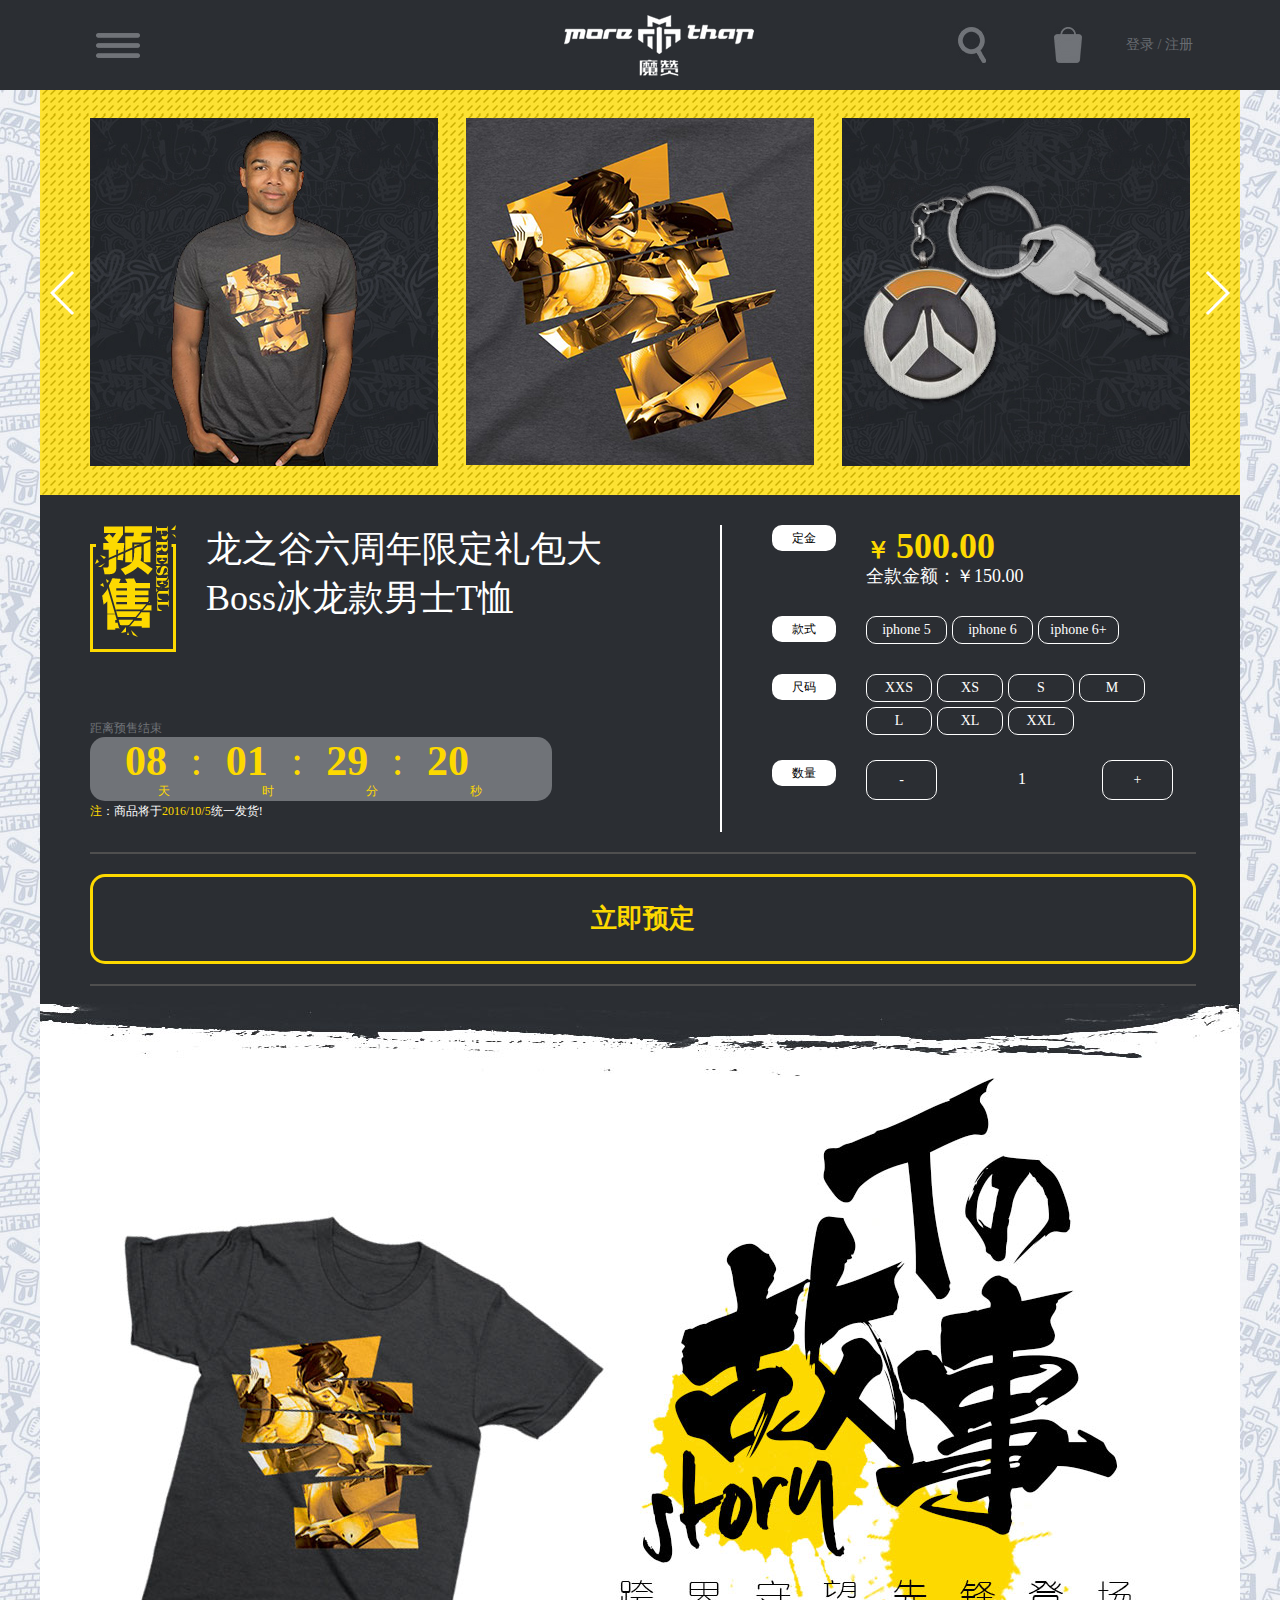
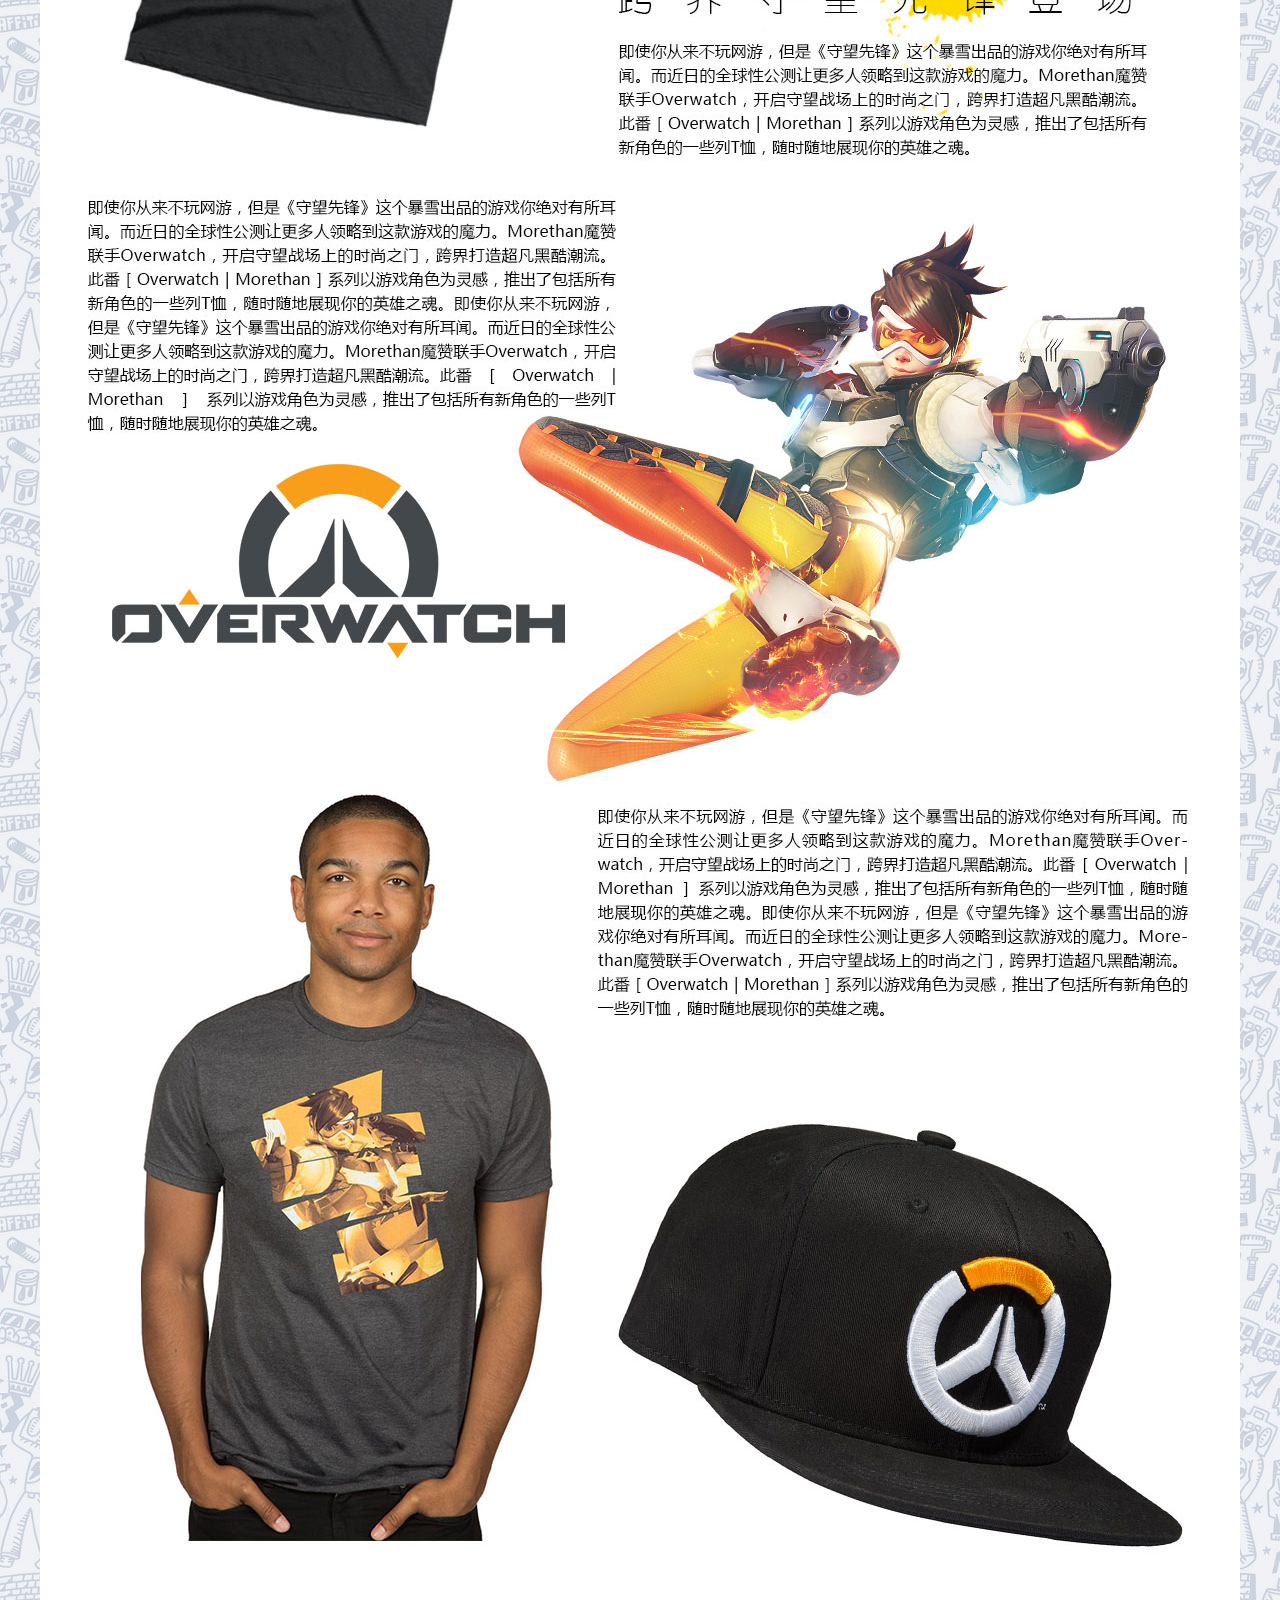
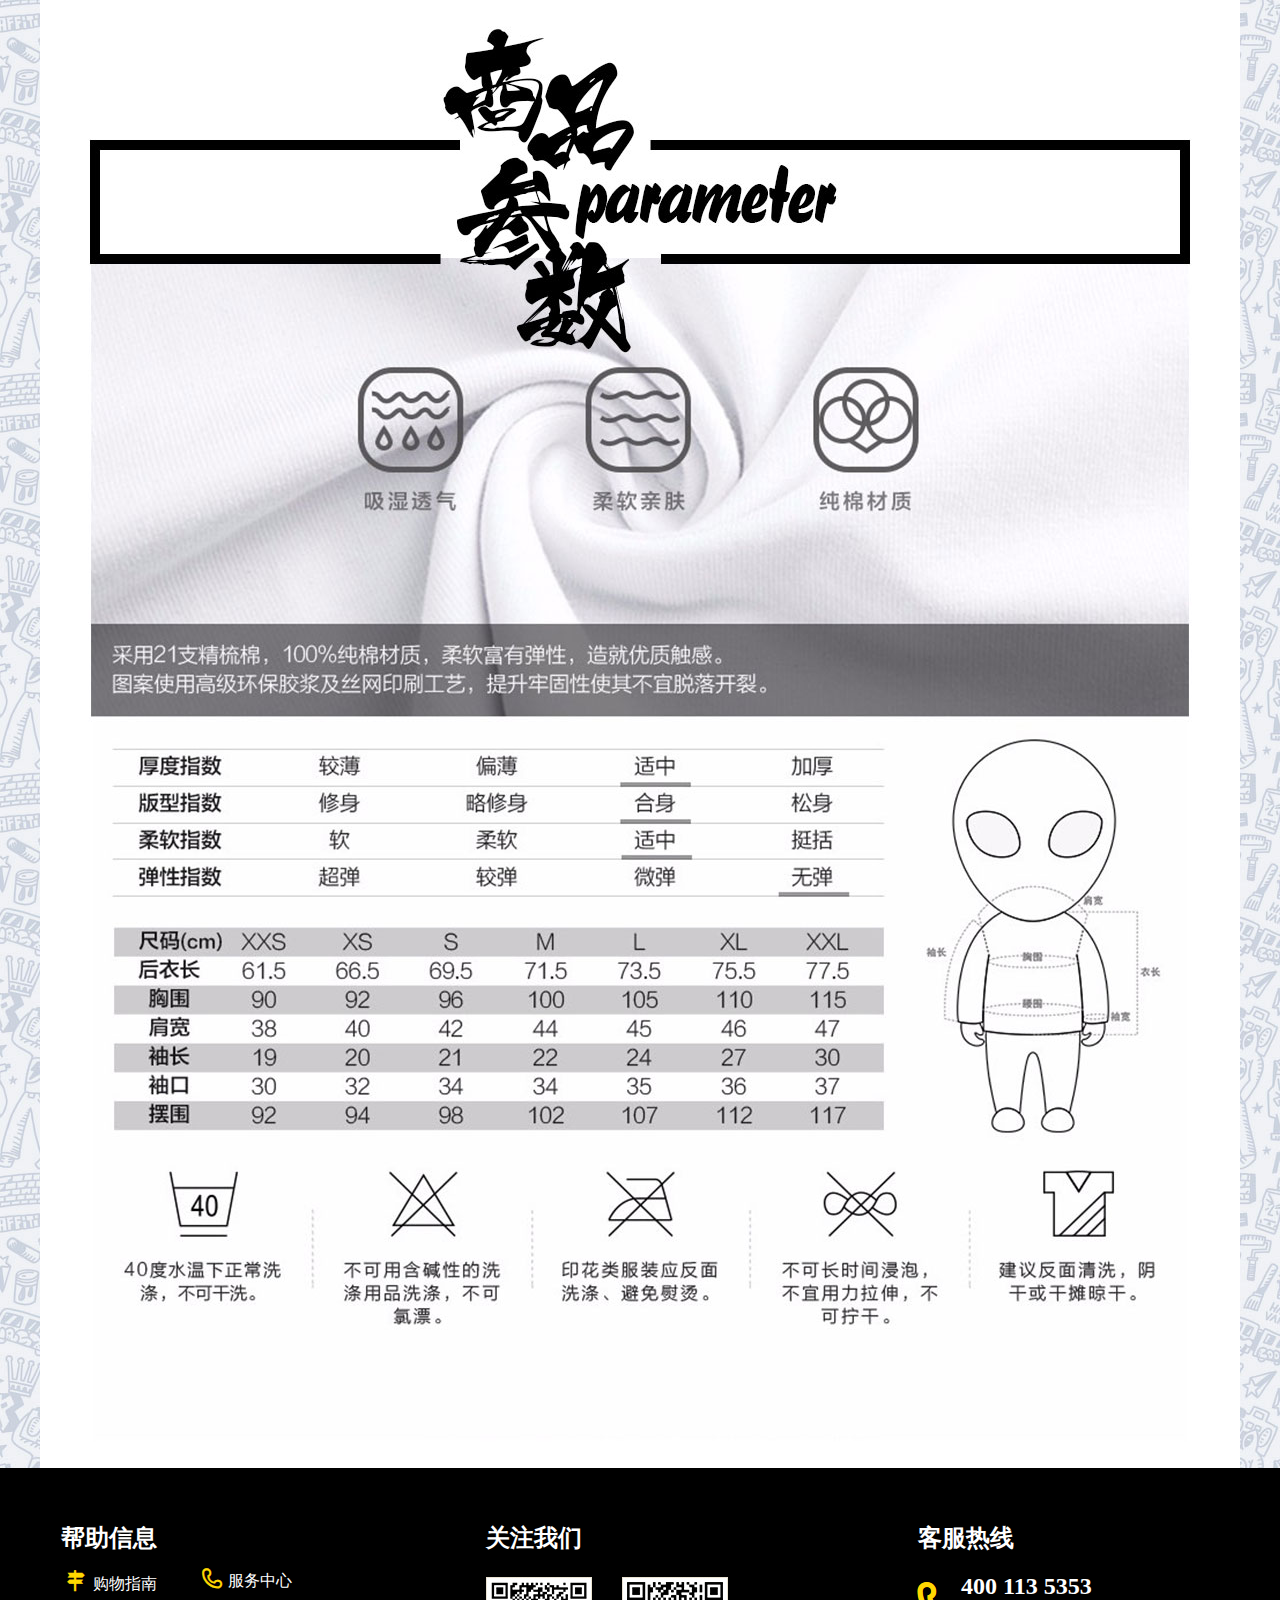
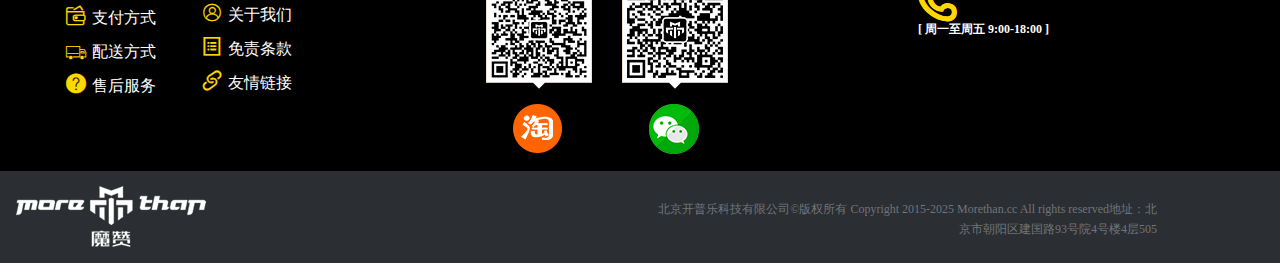
<file: index.html>
<!DOCTYPE html>
<html lang="en">
<head>
	<meta charset="UTF-8">
	<title>Document</title>
	<link rel="stylesheet" href="css/reset.css">
	<link rel="stylesheet" href="css/styleccc.css">
	<link rel="stylesheet" href="css/style_index.css">
	<link rel="stylesheet" href="css/swiper-3.4.2.min.css">
</head>
<body>
	<div class="wrap">
		<div class="top">
			<div class="top_on clearfix">
				<a href="#"><img src="images/men_08.jpg" alt=""></a>
				<a href="index.html"><img src="images/logo_03.png" alt=""></a>
				<div class="denglu">
					<img src="images/fsangdajing_03.jpg" alt="">
					<img src="images/shop_03.jpg" alt="">
					<a href="#">登录 </a>/
					<a href="#">注册</a>				
				</div>
			</div>
		</div>
	<div class="banner">
		<div class="swiper-container">
    <div class="swiper-wrapper">
        <div class="swiper-slide"><img src="images/1.jpg" alt=""></div>
        <div class="swiper-slide"><img src="images/2.jpg" alt=""></div>
        <div class="swiper-slide"><img src="images/3.jpg" alt=""></div>
    </div>
</div>
		<div class="swiper-button-prev swiper-button-white"></div>
    <div class="swiper-button-next swiper-button-white"></div>
	</div>
	<section class="clearfix">
		<aside class="clearfix">
			<img src="images/yushou_03.png" alt="">
			<h1>龙之谷六周年限定礼包大Boss冰龙款男士T恤</h1>
			<div class="daojishi">
				<span>距离预售结束</span>
				<div class="jishi">
					<span><span class="day"></span> </span>:
					<span><span class="hour">15</span> </span>:
					<span><span class="minutes">35</span> </span>:
					<span><span class="seconds">55</span> </span>
					<i>天</i>
					<i>时</i>
					<i>分</i>
					<i>秒</i>
				</div>
				<span>
				<span>注</span>：商品将于<span>2016/10/5</span>统一发货!</span>
			</div>
		</aside>
		<article class="clearfix">
		<div class="dingjin clearfix">
			<span>定金</span>
			<b>￥ <b>500.00</b></b><br>
			<span>全款金额：￥150.00</span>
		</div>
		<div class="kuanshi clearfix">
			<span>款式</span>
			<a href="#">iphone 5</a>
			<a href="#">iphone 6</a>
			<a href="#">iphone 6+</a>
		</div>
		<div class="chima clearfix">
			<span>尺码</span>
			<a href="#">XXS</a>
			<a href="#">XS</a>
			<a href="#">S</a>
			<a href="#">M</a>
			<a href="#">L</a>
			<a href="#">XL</a>
			<a href="#">XXL</a>
		</div>
		<div class="shuliang clearfix">
			<span>数量</span>
			<a class="jian" href="#">-</a>
			<span class="shu">1</span>
			<a class="jia" href="#">+</a>
		</div>
		</article>
		<div class="anniu">
			<a class="yuding" href="jiarugouwuche.html">立即预定</a>
		</div>
		<div class="bichu">
		<img class="ditu" src="images/ditu_07.jpg" alt="">
		<img class="buchuc" src="images/bichu_07.jpg" alt="">
		</div>
	</section>
	























		<footer>
			<div class="footer_up">
				<div class="footer_upp clearfix">
					<div class="footer_left clearfix">
						<h1>帮助信息</h1>
						<ul>
							<li>
							<i class="iconfont">&#xe65d;</i>
							<a href="#">购物指南</a>
							</li>
							<li>
							<i class="iconfont">&#xe633;</i>
							<a href="#">支付方式</a>
							</li>
							<li>
							<i class="iconfont">&#xe636;</i>
							<a href="#">配送方式</a>
							</li>
							<li>
							<i class="iconfont">&#xe51a;</i>
							<a href="#">售后服务</a>
							</li>
						</ul>
						<ul>
							<li>
							<i class="iconfont">&#xe603;</i>
							<a href="#">服务中心</a>
							</li>
							<li>
							<i class="iconfont">&#xe643;</i>
							<a href="#">关于我们</a>
							</li>
							<li>
							<i class="iconfont">&#xe66a;</i>
							<a href="#">免责条款</a>
							</li>
							<li>
							<i class="iconfont">&#xe62d;</i>
							<a href="#">友情链接</a>
							</li>
						</ul>
					</div>
					<div class="footer_min">
						<h1>关注我们</h1>
						<div>
						<img src="images/taobaoma_14.jpg" alt="">
						<img src="images/taobao_21.jpg" alt="">
						</div>
						<div>
						<img src="images/weixinma_14.jpg" alt="">
						<img src="images/weixin_21.jpg" alt="">
						</div>
					</div>
					<div class="footer_rigth">
						<h1>客服热线</h1>
						<b>
						<i class="iconfont">&#xe603;</i>
						400 113 5353<br>
						<span>[ 周一至周五 9:00-18:00 ]</span>
						</b>
					</div>
				</div>
			</div>
			<div class="footer_down">
				<div class="footer_downd">
					<img src="images/logo_03.png" alt="">
					<span>北京开普乐科技有限公司©版权所有 Copyright 2015-2025 Morethan.cc All rights reserved地址：北京市朝阳区建国路93号院4号楼4层505</span>
				</div>
			</div>
		</footer>
	</div>
	<script src="js/swiper-3.4.2.min.js"></script>
	<script>
	window.onload = function() {
  var mySwiper = new Swiper ('.swiper-container', {
    direction: 'horizontal',
    loop: true,
    autoplay : 2000,
    slidesPerView : 3,
    spaceBetween : 28,
    nextButton: '.swiper-button-next',
    prevButton: '.swiper-button-prev',
  }) 
} 
var tarday=31,tarhour=24,tarminutes=0,tarseconds=0 
function shijian(){
	var date=new Date()
		var day=date.getDate()
		var hour=date.getHours()
		var minutes=date.getMinutes()
		var seconds=date.getSeconds()
		var nowday=tarday-day,nowhour=tarhour-hour,nowminutes=tarminutes-minutes,nowseconds=tarseconds-seconds
		if(nowseconds<0){
			nowminutes-=1
			nowseconds+=60
		} 
		if(nowminutes<0){
			nowhour-=1
			nowminutes+=60
		} 
		if(nowhour<0){
			nowday-=1
			nowhour+=24
		}
		if(nowday<10){
			nowday="0"+nowday
		} 
		if(nowhour<10){
			nowhour="0"+nowhour
		} 
		if(nowminutes<10){
			nowminutes="0"+nowminutes
		} 
		if(nowseconds<10){
			nowseconds="0"+nowseconds
		} 
		document.querySelector(".day").innerHTML=nowday
		document.querySelector(".hour").innerHTML=nowhour
		document.querySelector(".minutes").innerHTML=nowminutes
		document.querySelector(".seconds").innerHTML=nowseconds
} 
shijian()
var lop=setInterval(shijian,1000)    
		
		function addClass(obj,className){
			var oldClass=" "+obj.className+" "
			if(oldClass.indexOf(" "+className+" ")==-1){
				obj.className=oldClass.trimLeft()+className
			}
		}
		function removeClass(obj,className){
			var oldClass=" "+obj.className+" "
			if(oldClass.indexOf(" "+className+" ")!=-1){
				oldClass=oldClass.replace(" "+className+" "," ")
				obj.className=oldClass.trim()
			}
		}
		var kuanshi=document.querySelectorAll(".kuanshi a")
		var chima=document.querySelectorAll(".chima a")
		for(var i=0;i<kuanshi.length;i++){
			kuanshi[i].onclick=function(event){
				event.preventDefault()
				kuanshi.forEach(function(ele){
					removeClass(ele,"cor")
				})
				addClass(this,"cor")
			}
		}
		console.log(chima)
		for(var i=0;i<chima.length;i++){
			chima[i].onclick=function(event){
				event.preventDefault()
				chima.forEach(function(ele){
					removeClass(ele,"cor")
				})
				addClass(this,"cor")
			}
		}
		var jia=document.querySelector(".jia")
		var jian=document.querySelector(".jian")
		var shu=document.querySelector(".shu")
		jia.onclick=function(event){
			event.preventDefault()
			shu.innerHTML=Number(shu.innerHTML)+1
		}
		jian.onclick=function(event){
			event.preventDefault()
			if(shu.innerHTML>1){
				shu.innerHTML=Number(shu.innerHTML)-1
			}
		}
		var yuding=document.querySelector(".yuding")
		yuding.onclick=function(event){
			
			var bool=false
			var bool1=false
			kuanshi.forEach(function(ele){
				console.log(ele.className)
				if(ele.className=="cor"){
					bool=true
				}
			})
			chima.forEach(function(ele){
				console.log(ele.className)
				if(ele.className=="cor"){
					bool1=true
				}
			})
			if(bool==false){
				alert("请选择款式")
				event.preventDefault()
			}else if(bool1==false){
				alert("请选择尺码")
				event.preventDefault()
			}
		}
  </script>
</body>
</html>
</file>
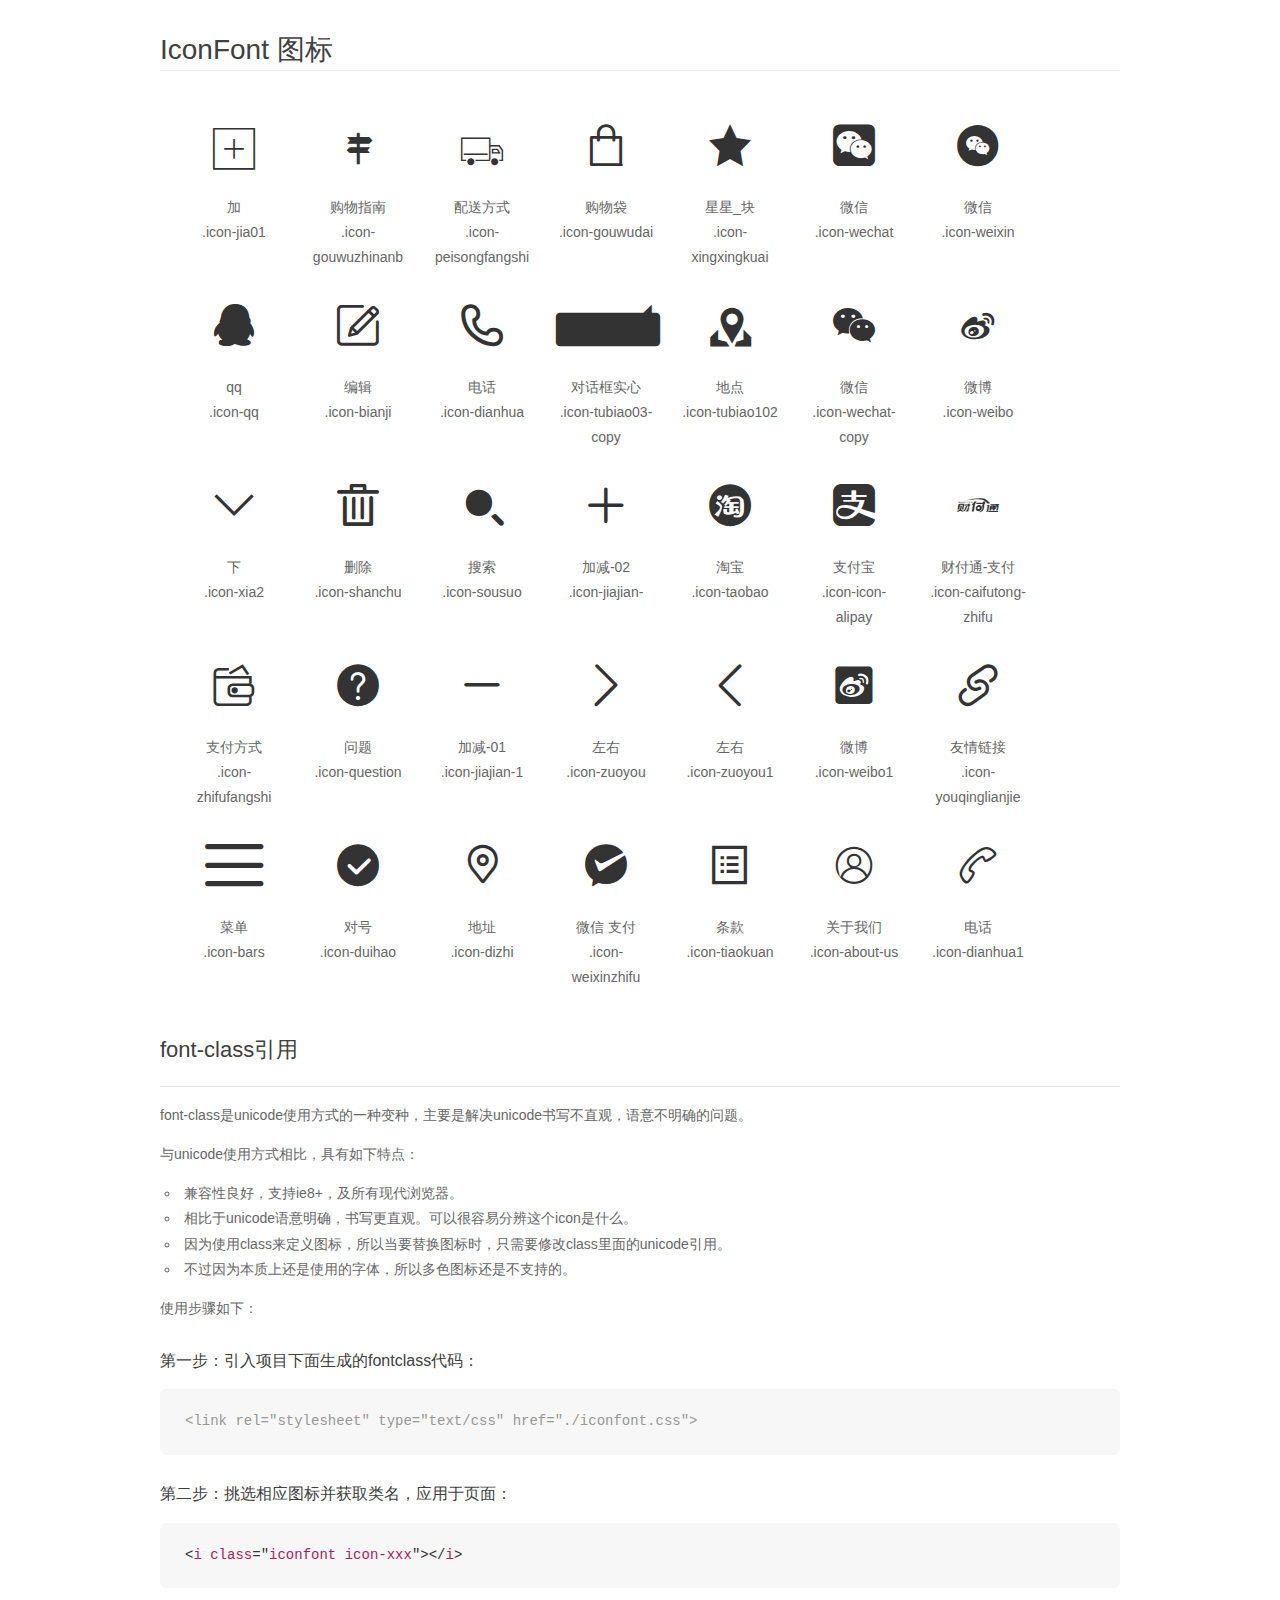
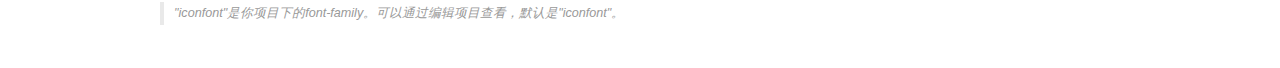
<file: fronts/demo_fontclass.html>
<!DOCTYPE html>
<html>
<head>
    <meta charset="utf-8"/>
    <title>IconFont</title>
    <link rel="stylesheet" href="demo.css">
    <link rel="stylesheet" href="iconfont.css">
</head>
<body>
    <div class="main markdown">
        <h1>IconFont 图标</h1>
        <ul class="icon_lists clear">
            
                <li>
                <i class="icon iconfont icon-jia01"></i>
                    <div class="name">加</div>
                    <div class="fontclass">.icon-jia01</div>
                </li>
            
                <li>
                <i class="icon iconfont icon-gouwuzhinanb"></i>
                    <div class="name">购物指南</div>
                    <div class="fontclass">.icon-gouwuzhinanb</div>
                </li>
            
                <li>
                <i class="icon iconfont icon-peisongfangshi"></i>
                    <div class="name">配送方式</div>
                    <div class="fontclass">.icon-peisongfangshi</div>
                </li>
            
                <li>
                <i class="icon iconfont icon-gouwudai"></i>
                    <div class="name">购物袋</div>
                    <div class="fontclass">.icon-gouwudai</div>
                </li>
            
                <li>
                <i class="icon iconfont icon-xingxingkuai"></i>
                    <div class="name">星星_块</div>
                    <div class="fontclass">.icon-xingxingkuai</div>
                </li>
            
                <li>
                <i class="icon iconfont icon-wechat"></i>
                    <div class="name">微信</div>
                    <div class="fontclass">.icon-wechat</div>
                </li>
            
                <li>
                <i class="icon iconfont icon-weixin"></i>
                    <div class="name">微信</div>
                    <div class="fontclass">.icon-weixin</div>
                </li>
            
                <li>
                <i class="icon iconfont icon-qq"></i>
                    <div class="name">qq</div>
                    <div class="fontclass">.icon-qq</div>
                </li>
            
                <li>
                <i class="icon iconfont icon-bianji"></i>
                    <div class="name">编辑</div>
                    <div class="fontclass">.icon-bianji</div>
                </li>
            
                <li>
                <i class="icon iconfont icon-dianhua"></i>
                    <div class="name">电话</div>
                    <div class="fontclass">.icon-dianhua</div>
                </li>
            
                <li>
                <i class="icon iconfont icon-tubiao03-copy"></i>
                    <div class="name">对话框实心</div>
                    <div class="fontclass">.icon-tubiao03-copy</div>
                </li>
            
                <li>
                <i class="icon iconfont icon-tubiao102"></i>
                    <div class="name">地点</div>
                    <div class="fontclass">.icon-tubiao102</div>
                </li>
            
                <li>
                <i class="icon iconfont icon-wechat-copy"></i>
                    <div class="name">微信</div>
                    <div class="fontclass">.icon-wechat-copy</div>
                </li>
            
                <li>
                <i class="icon iconfont icon-weibo"></i>
                    <div class="name">微博</div>
                    <div class="fontclass">.icon-weibo</div>
                </li>
            
                <li>
                <i class="icon iconfont icon-xia2"></i>
                    <div class="name">下</div>
                    <div class="fontclass">.icon-xia2</div>
                </li>
            
                <li>
                <i class="icon iconfont icon-shanchu"></i>
                    <div class="name">删除</div>
                    <div class="fontclass">.icon-shanchu</div>
                </li>
            
                <li>
                <i class="icon iconfont icon-sousuo"></i>
                    <div class="name">搜索</div>
                    <div class="fontclass">.icon-sousuo</div>
                </li>
            
                <li>
                <i class="icon iconfont icon-jiajian-"></i>
                    <div class="name">加减-02</div>
                    <div class="fontclass">.icon-jiajian-</div>
                </li>
            
                <li>
                <i class="icon iconfont icon-taobao"></i>
                    <div class="name">淘宝</div>
                    <div class="fontclass">.icon-taobao</div>
                </li>
            
                <li>
                <i class="icon iconfont icon-icon-alipay"></i>
                    <div class="name">支付宝</div>
                    <div class="fontclass">.icon-icon-alipay</div>
                </li>
            
                <li>
                <i class="icon iconfont icon-caifutong-zhifu"></i>
                    <div class="name">财付通-支付</div>
                    <div class="fontclass">.icon-caifutong-zhifu</div>
                </li>
            
                <li>
                <i class="icon iconfont icon-zhifufangshi"></i>
                    <div class="name">支付方式</div>
                    <div class="fontclass">.icon-zhifufangshi</div>
                </li>
            
                <li>
                <i class="icon iconfont icon-question"></i>
                    <div class="name">问题</div>
                    <div class="fontclass">.icon-question</div>
                </li>
            
                <li>
                <i class="icon iconfont icon-jiajian-1"></i>
                    <div class="name">加减-01</div>
                    <div class="fontclass">.icon-jiajian-1</div>
                </li>
            
                <li>
                <i class="icon iconfont icon-zuoyou"></i>
                    <div class="name">左右</div>
                    <div class="fontclass">.icon-zuoyou</div>
                </li>
            
                <li>
                <i class="icon iconfont icon-zuoyou1"></i>
                    <div class="name">左右</div>
                    <div class="fontclass">.icon-zuoyou1</div>
                </li>
            
                <li>
                <i class="icon iconfont icon-weibo1"></i>
                    <div class="name">微博</div>
                    <div class="fontclass">.icon-weibo1</div>
                </li>
            
                <li>
                <i class="icon iconfont icon-youqinglianjie"></i>
                    <div class="name">友情链接</div>
                    <div class="fontclass">.icon-youqinglianjie</div>
                </li>
            
                <li>
                <i class="icon iconfont icon-bars"></i>
                    <div class="name">菜单</div>
                    <div class="fontclass">.icon-bars</div>
                </li>
            
                <li>
                <i class="icon iconfont icon-duihao"></i>
                    <div class="name">对号</div>
                    <div class="fontclass">.icon-duihao</div>
                </li>
            
                <li>
                <i class="icon iconfont icon-dizhi"></i>
                    <div class="name">地址</div>
                    <div class="fontclass">.icon-dizhi</div>
                </li>
            
                <li>
                <i class="icon iconfont icon-weixinzhifu"></i>
                    <div class="name">微信 支付</div>
                    <div class="fontclass">.icon-weixinzhifu</div>
                </li>
            
                <li>
                <i class="icon iconfont icon-tiaokuan"></i>
                    <div class="name">条款</div>
                    <div class="fontclass">.icon-tiaokuan</div>
                </li>
            
                <li>
                <i class="icon iconfont icon-about-us"></i>
                    <div class="name">关于我们</div>
                    <div class="fontclass">.icon-about-us</div>
                </li>
            
                <li>
                <i class="icon iconfont icon-dianhua1"></i>
                    <div class="name">电话</div>
                    <div class="fontclass">.icon-dianhua1</div>
                </li>
            
        </ul>

        <h2 id="font-class-">font-class引用</h2>
        <hr>

        <p>font-class是unicode使用方式的一种变种，主要是解决unicode书写不直观，语意不明确的问题。</p>
        <p>与unicode使用方式相比，具有如下特点：</p>
        <ul>
        <li>兼容性良好，支持ie8+，及所有现代浏览器。</li>
        <li>相比于unicode语意明确，书写更直观。可以很容易分辨这个icon是什么。</li>
        <li>因为使用class来定义图标，所以当要替换图标时，只需要修改class里面的unicode引用。</li>
        <li>不过因为本质上还是使用的字体，所以多色图标还是不支持的。</li>
        </ul>
        <p>使用步骤如下：</p>
        <h3 id="-fontclass-">第一步：引入项目下面生成的fontclass代码：</h3>


        <pre><code class="lang-js hljs javascript"><span class="hljs-comment">&lt;link rel="stylesheet" type="text/css" href="./iconfont.css"&gt;</span></code></pre>
        <h3 id="-">第二步：挑选相应图标并获取类名，应用于页面：</h3>
        <pre><code class="lang-css hljs">&lt;<span class="hljs-selector-tag">i</span> <span class="hljs-selector-tag">class</span>="<span class="hljs-selector-tag">iconfont</span> <span class="hljs-selector-tag">icon-xxx</span>"&gt;&lt;/<span class="hljs-selector-tag">i</span>&gt;</code></pre>
        <blockquote>
        <p>"iconfont"是你项目下的font-family。可以通过编辑项目查看，默认是"iconfont"。</p>
        </blockquote>
    </div>
</body>
</html>
</file>
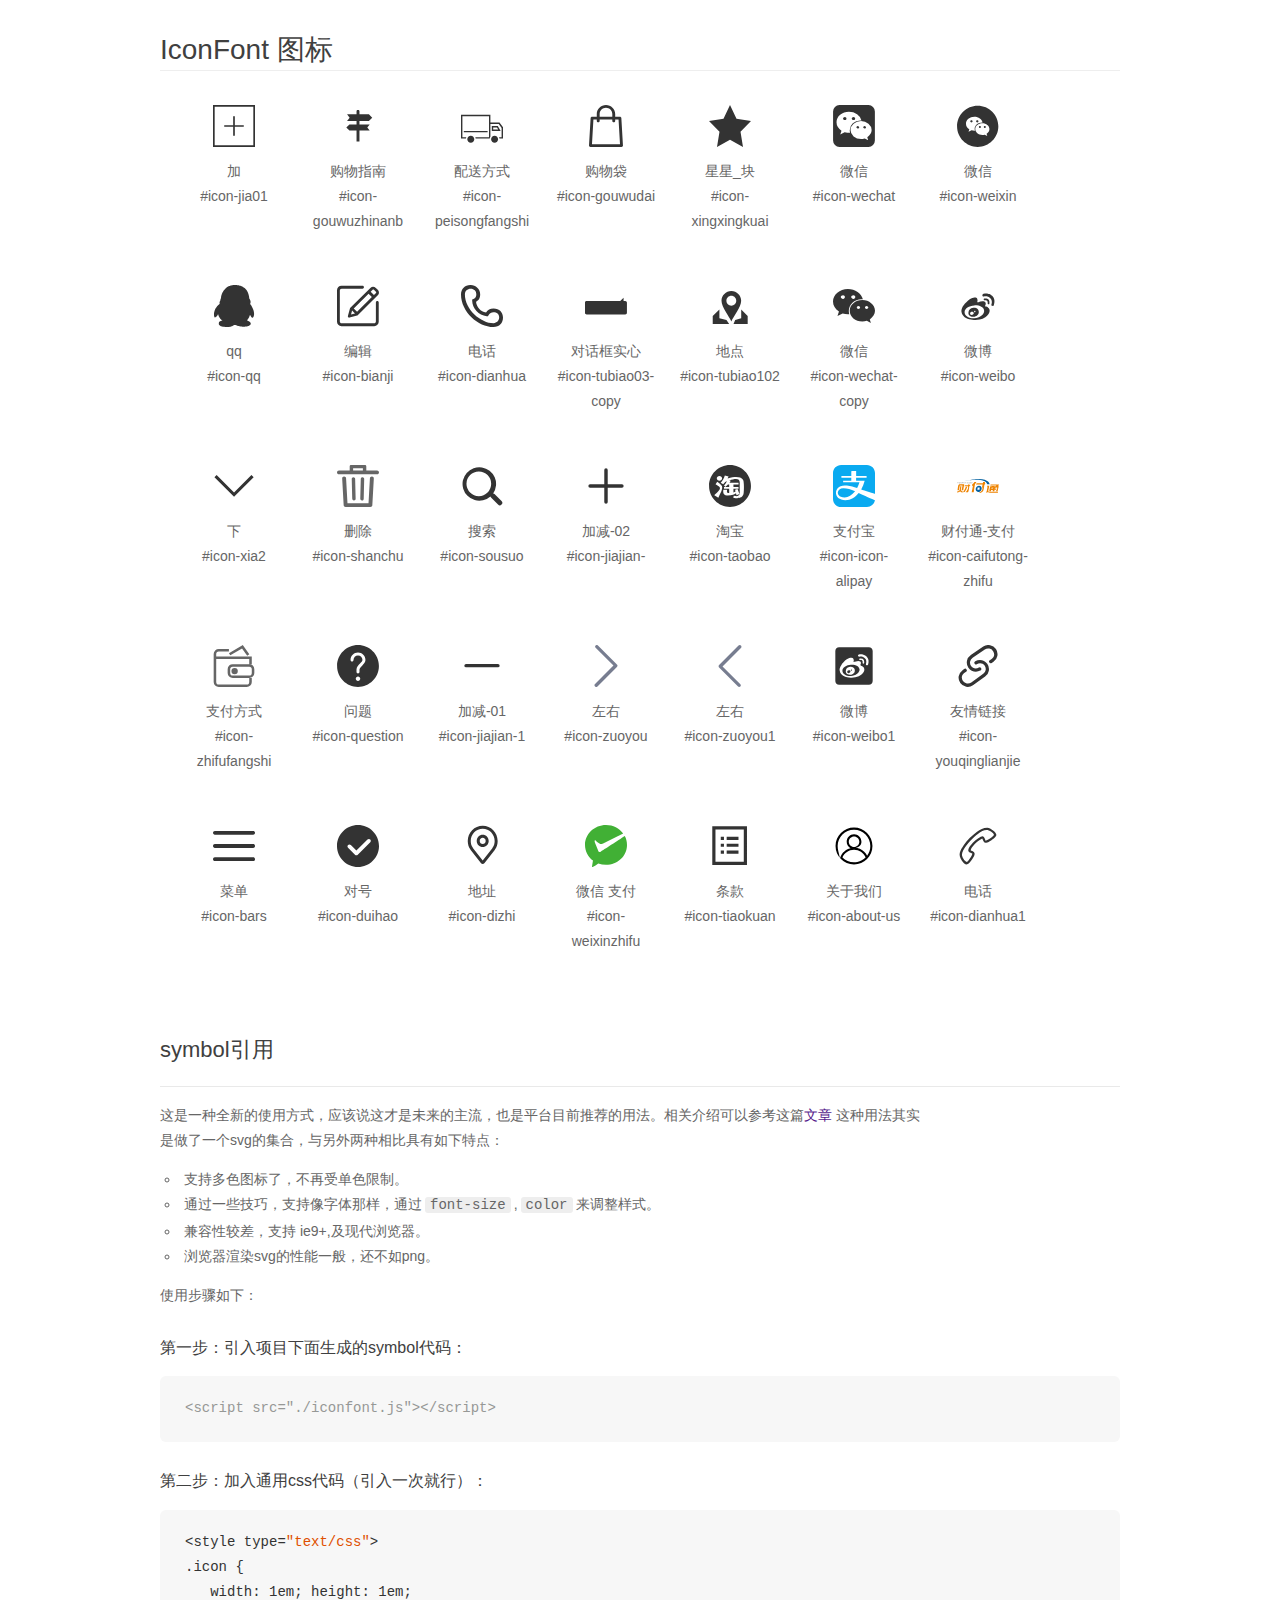
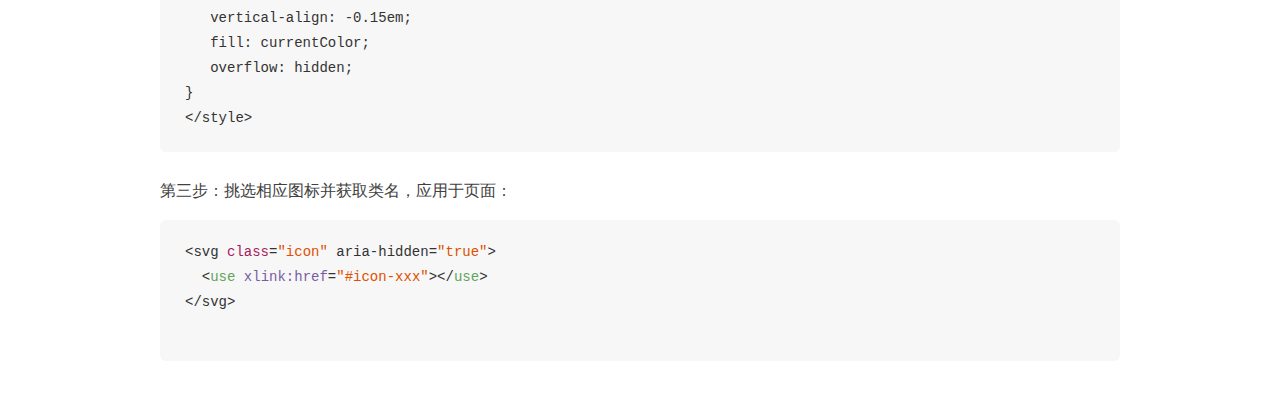
<file: fronts/demo_symbol.html>
<!DOCTYPE html>
<html>
<head>
    <meta charset="utf-8"/>
    <title>IconFont</title>
    <link rel="stylesheet" href="demo.css">
    <script src="iconfont.js"></script>

    <style type="text/css">
        .icon {
          /* 通过设置 font-size 来改变图标大小 */
          width: 1em; height: 1em;
          /* 图标和文字相邻时，垂直对齐 */
          vertical-align: -0.15em;
          /* 通过设置 color 来改变 SVG 的颜色/fill */
          fill: currentColor;
          /* path 和 stroke 溢出 viewBox 部分在 IE 下会显示
             normalize.css 中也包含这行 */
          overflow: hidden;
        }

    </style>
</head>
<body>
    <div class="main markdown">
        <h1>IconFont 图标</h1>
        <ul class="icon_lists clear">
            
                <li>
                    <svg class="icon" aria-hidden="true">
                        <use xlink:href="#icon-jia01"></use>
                    </svg>
                    <div class="name">加</div>
                    <div class="fontclass">#icon-jia01</div>
                </li>
            
                <li>
                    <svg class="icon" aria-hidden="true">
                        <use xlink:href="#icon-gouwuzhinanb"></use>
                    </svg>
                    <div class="name">购物指南</div>
                    <div class="fontclass">#icon-gouwuzhinanb</div>
                </li>
            
                <li>
                    <svg class="icon" aria-hidden="true">
                        <use xlink:href="#icon-peisongfangshi"></use>
                    </svg>
                    <div class="name">配送方式</div>
                    <div class="fontclass">#icon-peisongfangshi</div>
                </li>
            
                <li>
                    <svg class="icon" aria-hidden="true">
                        <use xlink:href="#icon-gouwudai"></use>
                    </svg>
                    <div class="name">购物袋</div>
                    <div class="fontclass">#icon-gouwudai</div>
                </li>
            
                <li>
                    <svg class="icon" aria-hidden="true">
                        <use xlink:href="#icon-xingxingkuai"></use>
                    </svg>
                    <div class="name">星星_块</div>
                    <div class="fontclass">#icon-xingxingkuai</div>
                </li>
            
                <li>
                    <svg class="icon" aria-hidden="true">
                        <use xlink:href="#icon-wechat"></use>
                    </svg>
                    <div class="name">微信</div>
                    <div class="fontclass">#icon-wechat</div>
                </li>
            
                <li>
                    <svg class="icon" aria-hidden="true">
                        <use xlink:href="#icon-weixin"></use>
                    </svg>
                    <div class="name">微信</div>
                    <div class="fontclass">#icon-weixin</div>
                </li>
            
                <li>
                    <svg class="icon" aria-hidden="true">
                        <use xlink:href="#icon-qq"></use>
                    </svg>
                    <div class="name">qq</div>
                    <div class="fontclass">#icon-qq</div>
                </li>
            
                <li>
                    <svg class="icon" aria-hidden="true">
                        <use xlink:href="#icon-bianji"></use>
                    </svg>
                    <div class="name">编辑</div>
                    <div class="fontclass">#icon-bianji</div>
                </li>
            
                <li>
                    <svg class="icon" aria-hidden="true">
                        <use xlink:href="#icon-dianhua"></use>
                    </svg>
                    <div class="name">电话</div>
                    <div class="fontclass">#icon-dianhua</div>
                </li>
            
                <li>
                    <svg class="icon" aria-hidden="true">
                        <use xlink:href="#icon-tubiao03-copy"></use>
                    </svg>
                    <div class="name">对话框实心</div>
                    <div class="fontclass">#icon-tubiao03-copy</div>
                </li>
            
                <li>
                    <svg class="icon" aria-hidden="true">
                        <use xlink:href="#icon-tubiao102"></use>
                    </svg>
                    <div class="name">地点</div>
                    <div class="fontclass">#icon-tubiao102</div>
                </li>
            
                <li>
                    <svg class="icon" aria-hidden="true">
                        <use xlink:href="#icon-wechat-copy"></use>
                    </svg>
                    <div class="name">微信</div>
                    <div class="fontclass">#icon-wechat-copy</div>
                </li>
            
                <li>
                    <svg class="icon" aria-hidden="true">
                        <use xlink:href="#icon-weibo"></use>
                    </svg>
                    <div class="name">微博</div>
                    <div class="fontclass">#icon-weibo</div>
                </li>
            
                <li>
                    <svg class="icon" aria-hidden="true">
                        <use xlink:href="#icon-xia2"></use>
                    </svg>
                    <div class="name">下</div>
                    <div class="fontclass">#icon-xia2</div>
                </li>
            
                <li>
                    <svg class="icon" aria-hidden="true">
                        <use xlink:href="#icon-shanchu"></use>
                    </svg>
                    <div class="name">删除</div>
                    <div class="fontclass">#icon-shanchu</div>
                </li>
            
                <li>
                    <svg class="icon" aria-hidden="true">
                        <use xlink:href="#icon-sousuo"></use>
                    </svg>
                    <div class="name">搜索</div>
                    <div class="fontclass">#icon-sousuo</div>
                </li>
            
                <li>
                    <svg class="icon" aria-hidden="true">
                        <use xlink:href="#icon-jiajian-"></use>
                    </svg>
                    <div class="name">加减-02</div>
                    <div class="fontclass">#icon-jiajian-</div>
                </li>
            
                <li>
                    <svg class="icon" aria-hidden="true">
                        <use xlink:href="#icon-taobao"></use>
                    </svg>
                    <div class="name">淘宝</div>
                    <div class="fontclass">#icon-taobao</div>
                </li>
            
                <li>
                    <svg class="icon" aria-hidden="true">
                        <use xlink:href="#icon-icon-alipay"></use>
                    </svg>
                    <div class="name">支付宝</div>
                    <div class="fontclass">#icon-icon-alipay</div>
                </li>
            
                <li>
                    <svg class="icon" aria-hidden="true">
                        <use xlink:href="#icon-caifutong-zhifu"></use>
                    </svg>
                    <div class="name">财付通-支付</div>
                    <div class="fontclass">#icon-caifutong-zhifu</div>
                </li>
            
                <li>
                    <svg class="icon" aria-hidden="true">
                        <use xlink:href="#icon-zhifufangshi"></use>
                    </svg>
                    <div class="name">支付方式</div>
                    <div class="fontclass">#icon-zhifufangshi</div>
                </li>
            
                <li>
                    <svg class="icon" aria-hidden="true">
                        <use xlink:href="#icon-question"></use>
                    </svg>
                    <div class="name">问题</div>
                    <div class="fontclass">#icon-question</div>
                </li>
            
                <li>
                    <svg class="icon" aria-hidden="true">
                        <use xlink:href="#icon-jiajian-1"></use>
                    </svg>
                    <div class="name">加减-01</div>
                    <div class="fontclass">#icon-jiajian-1</div>
                </li>
            
                <li>
                    <svg class="icon" aria-hidden="true">
                        <use xlink:href="#icon-zuoyou"></use>
                    </svg>
                    <div class="name">左右</div>
                    <div class="fontclass">#icon-zuoyou</div>
                </li>
            
                <li>
                    <svg class="icon" aria-hidden="true">
                        <use xlink:href="#icon-zuoyou1"></use>
                    </svg>
                    <div class="name">左右</div>
                    <div class="fontclass">#icon-zuoyou1</div>
                </li>
            
                <li>
                    <svg class="icon" aria-hidden="true">
                        <use xlink:href="#icon-weibo1"></use>
                    </svg>
                    <div class="name">微博</div>
                    <div class="fontclass">#icon-weibo1</div>
                </li>
            
                <li>
                    <svg class="icon" aria-hidden="true">
                        <use xlink:href="#icon-youqinglianjie"></use>
                    </svg>
                    <div class="name">友情链接</div>
                    <div class="fontclass">#icon-youqinglianjie</div>
                </li>
            
                <li>
                    <svg class="icon" aria-hidden="true">
                        <use xlink:href="#icon-bars"></use>
                    </svg>
                    <div class="name">菜单</div>
                    <div class="fontclass">#icon-bars</div>
                </li>
            
                <li>
                    <svg class="icon" aria-hidden="true">
                        <use xlink:href="#icon-duihao"></use>
                    </svg>
                    <div class="name">对号</div>
                    <div class="fontclass">#icon-duihao</div>
                </li>
            
                <li>
                    <svg class="icon" aria-hidden="true">
                        <use xlink:href="#icon-dizhi"></use>
                    </svg>
                    <div class="name">地址</div>
                    <div class="fontclass">#icon-dizhi</div>
                </li>
            
                <li>
                    <svg class="icon" aria-hidden="true">
                        <use xlink:href="#icon-weixinzhifu"></use>
                    </svg>
                    <div class="name">微信 支付</div>
                    <div class="fontclass">#icon-weixinzhifu</div>
                </li>
            
                <li>
                    <svg class="icon" aria-hidden="true">
                        <use xlink:href="#icon-tiaokuan"></use>
                    </svg>
                    <div class="name">条款</div>
                    <div class="fontclass">#icon-tiaokuan</div>
                </li>
            
                <li>
                    <svg class="icon" aria-hidden="true">
                        <use xlink:href="#icon-about-us"></use>
                    </svg>
                    <div class="name">关于我们</div>
                    <div class="fontclass">#icon-about-us</div>
                </li>
            
                <li>
                    <svg class="icon" aria-hidden="true">
                        <use xlink:href="#icon-dianhua1"></use>
                    </svg>
                    <div class="name">电话</div>
                    <div class="fontclass">#icon-dianhua1</div>
                </li>
            
        </ul>


        <h2 id="symbol-">symbol引用</h2>
        <hr>

        <p>这是一种全新的使用方式，应该说这才是未来的主流，也是平台目前推荐的用法。相关介绍可以参考这篇<a href="">文章</a>
        这种用法其实是做了一个svg的集合，与另外两种相比具有如下特点：</p>
        <ul>
          <li>支持多色图标了，不再受单色限制。</li>
          <li>通过一些技巧，支持像字体那样，通过<code>font-size</code>,<code>color</code>来调整样式。</li>
          <li>兼容性较差，支持 ie9+,及现代浏览器。</li>
          <li>浏览器渲染svg的性能一般，还不如png。</li>
        </ul>
        <p>使用步骤如下：</p>
        <h3 id="-symbol-">第一步：引入项目下面生成的symbol代码：</h3>
        <pre><code class="lang-js hljs javascript"><span class="hljs-comment">&lt;script src="./iconfont.js"&gt;&lt;/script&gt;</span></code></pre>
        <h3 id="-css-">第二步：加入通用css代码（引入一次就行）：</h3>
        <pre><code class="lang-js hljs javascript">&lt;style type=<span class="hljs-string">"text/css"</span>&gt;
.icon {
   width: <span class="hljs-number">1</span>em; height: <span class="hljs-number">1</span>em;
   vertical-align: <span class="hljs-number">-0.15</span>em;
   fill: currentColor;
   overflow: hidden;
}
&lt;<span class="hljs-regexp">/style&gt;</span></code></pre>
        <h3 id="-">第三步：挑选相应图标并获取类名，应用于页面：</h3>
        <pre><code class="lang-js hljs javascript">&lt;svg <span class="hljs-class"><span class="hljs-keyword">class</span></span>=<span class="hljs-string">"icon"</span> aria-hidden=<span class="hljs-string">"true"</span>&gt;<span class="xml"><span class="hljs-tag">
  &lt;<span class="hljs-name">use</span> <span class="hljs-attr">xlink:href</span>=<span class="hljs-string">"#icon-xxx"</span>&gt;</span><span class="hljs-tag">&lt;/<span class="hljs-name">use</span>&gt;</span>
</span>&lt;<span class="hljs-regexp">/svg&gt;
        </span></code></pre>
    </div>
</body>
</html>
</file>
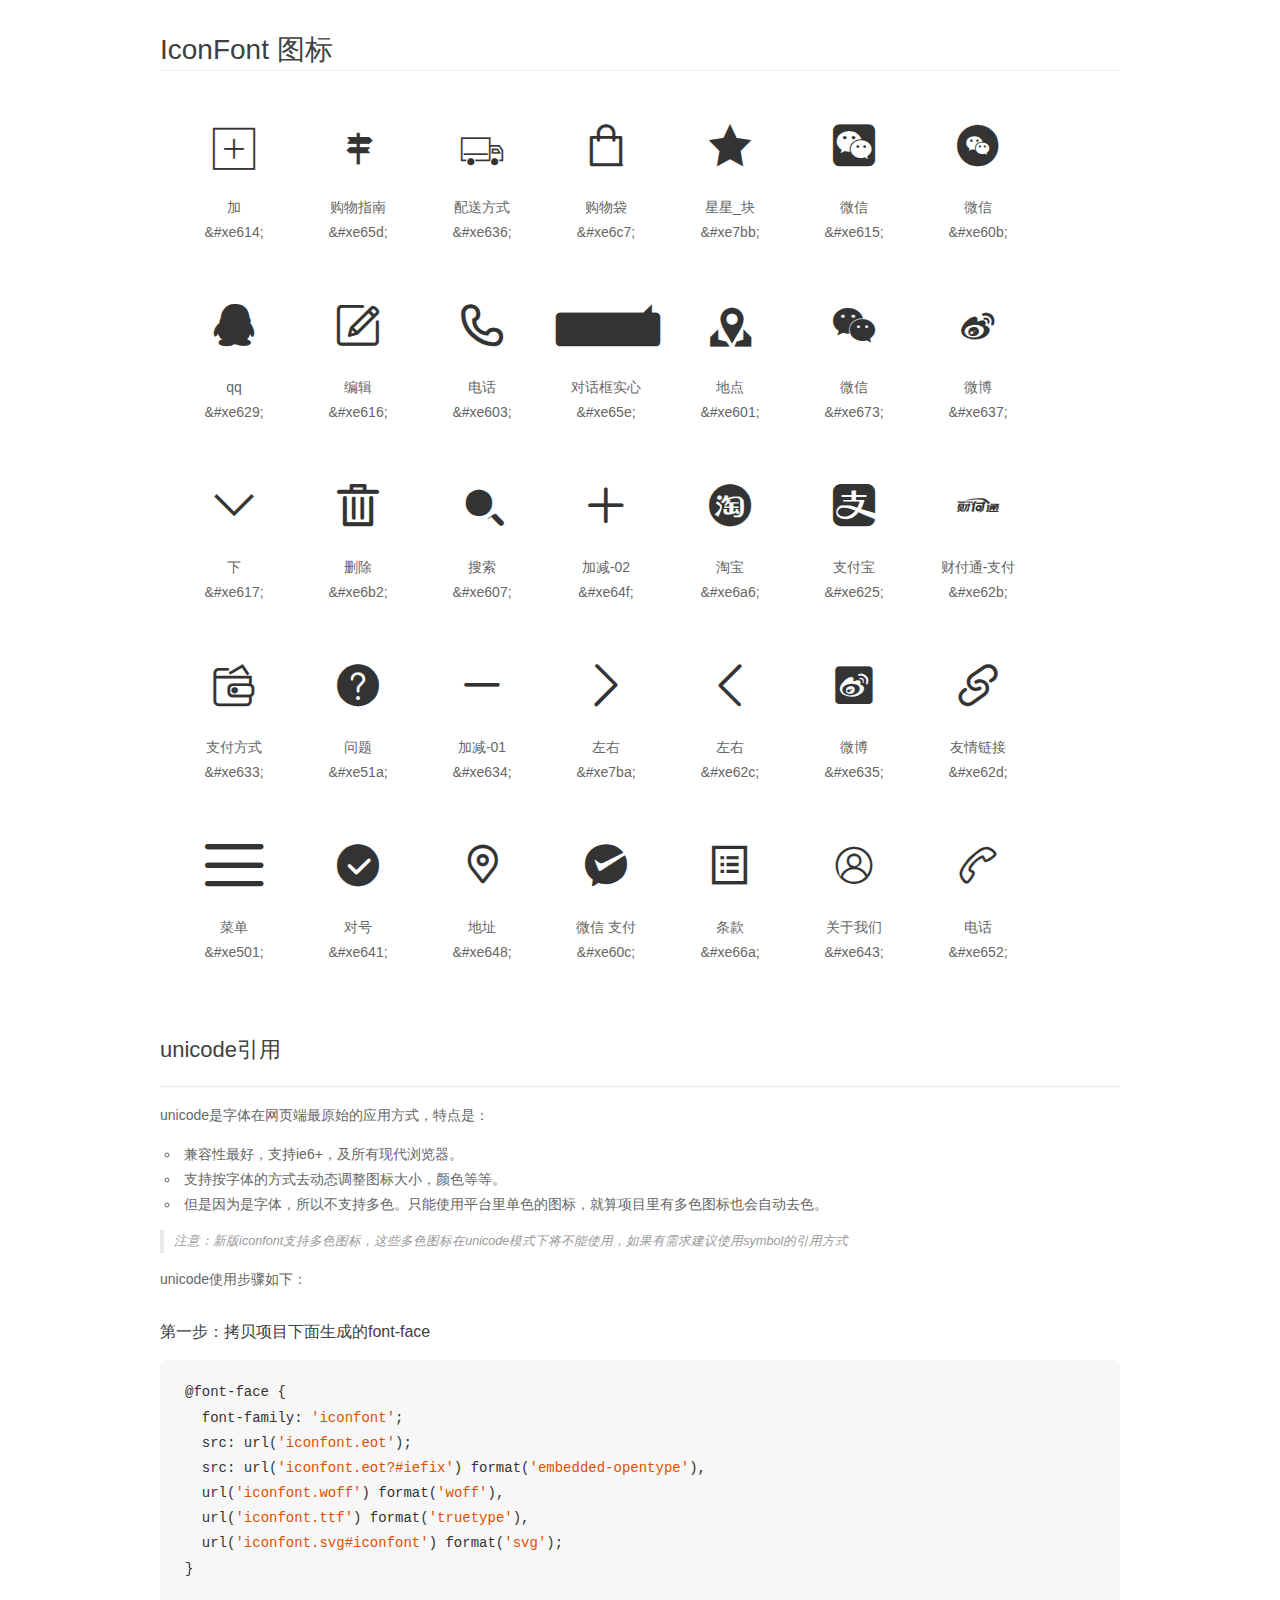
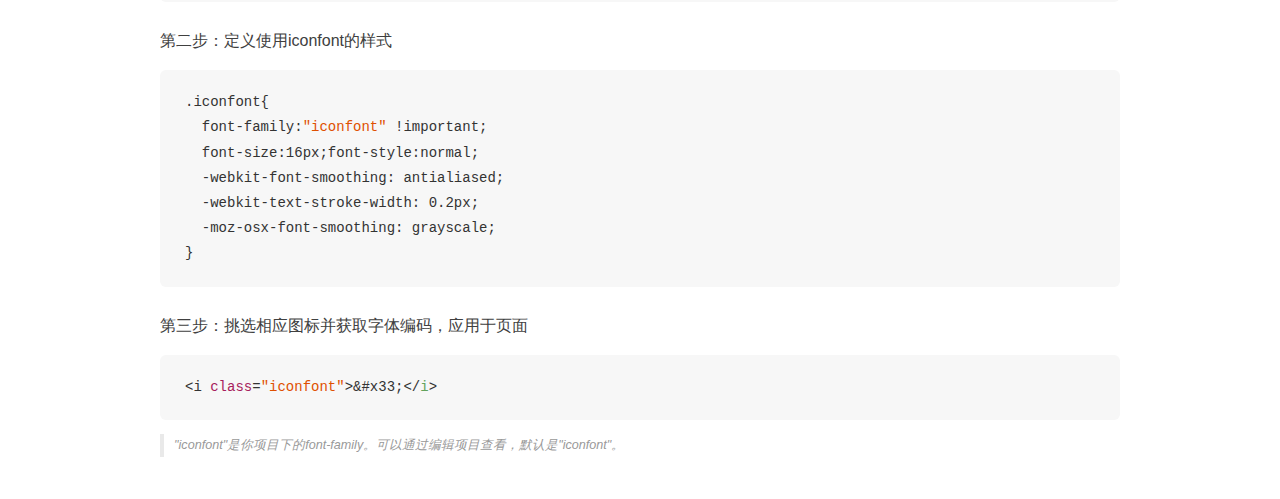
<file: fronts/demo_unicode.html>
<!DOCTYPE html>
<html>
<head>
    <meta charset="utf-8"/>
    <title>IconFont</title>
    <link rel="stylesheet" href="demo.css">

    <style type="text/css">

        @font-face {font-family: "iconfont";
          src: url('iconfont.eot'); /* IE9*/
          src: url('iconfont.eot#iefix') format('embedded-opentype'), /* IE6-IE8 */
          url('iconfont.woff') format('woff'), /* chrome, firefox */
          url('iconfont.ttf') format('truetype'), /* chrome, firefox, opera, Safari, Android, iOS 4.2+*/
          url('iconfont.svg#iconfont') format('svg'); /* iOS 4.1- */
        }

        .iconfont {
          font-family:"iconfont" !important;
          font-size:16px;
          font-style:normal;
          -webkit-font-smoothing: antialiased;
          -webkit-text-stroke-width: 0.2px;
          -moz-osx-font-smoothing: grayscale;
        }

    </style>
</head>
<body>
    <div class="main markdown">
        <h1>IconFont 图标</h1>
        <ul class="icon_lists clear">
            
                <li>
                <i class="icon iconfont">&#xe614;</i>
                    <div class="name">加</div>
                    <div class="code">&amp;#xe614;</div>
                </li>
            
                <li>
                <i class="icon iconfont">&#xe65d;</i>
                    <div class="name">购物指南</div>
                    <div class="code">&amp;#xe65d;</div>
                </li>
            
                <li>
                <i class="icon iconfont">&#xe636;</i>
                    <div class="name">配送方式</div>
                    <div class="code">&amp;#xe636;</div>
                </li>
            
                <li>
                <i class="icon iconfont">&#xe6c7;</i>
                    <div class="name">购物袋</div>
                    <div class="code">&amp;#xe6c7;</div>
                </li>
            
                <li>
                <i class="icon iconfont">&#xe7bb;</i>
                    <div class="name">星星_块</div>
                    <div class="code">&amp;#xe7bb;</div>
                </li>
            
                <li>
                <i class="icon iconfont">&#xe615;</i>
                    <div class="name">微信</div>
                    <div class="code">&amp;#xe615;</div>
                </li>
            
                <li>
                <i class="icon iconfont">&#xe60b;</i>
                    <div class="name">微信</div>
                    <div class="code">&amp;#xe60b;</div>
                </li>
            
                <li>
                <i class="icon iconfont">&#xe629;</i>
                    <div class="name">qq</div>
                    <div class="code">&amp;#xe629;</div>
                </li>
            
                <li>
                <i class="icon iconfont">&#xe616;</i>
                    <div class="name">编辑</div>
                    <div class="code">&amp;#xe616;</div>
                </li>
            
                <li>
                <i class="icon iconfont">&#xe603;</i>
                    <div class="name">电话</div>
                    <div class="code">&amp;#xe603;</div>
                </li>
            
                <li>
                <i class="icon iconfont">&#xe65e;</i>
                    <div class="name">对话框实心</div>
                    <div class="code">&amp;#xe65e;</div>
                </li>
            
                <li>
                <i class="icon iconfont">&#xe601;</i>
                    <div class="name">地点</div>
                    <div class="code">&amp;#xe601;</div>
                </li>
            
                <li>
                <i class="icon iconfont">&#xe673;</i>
                    <div class="name">微信</div>
                    <div class="code">&amp;#xe673;</div>
                </li>
            
                <li>
                <i class="icon iconfont">&#xe637;</i>
                    <div class="name">微博</div>
                    <div class="code">&amp;#xe637;</div>
                </li>
            
                <li>
                <i class="icon iconfont">&#xe617;</i>
                    <div class="name">下</div>
                    <div class="code">&amp;#xe617;</div>
                </li>
            
                <li>
                <i class="icon iconfont">&#xe6b2;</i>
                    <div class="name">删除</div>
                    <div class="code">&amp;#xe6b2;</div>
                </li>
            
                <li>
                <i class="icon iconfont">&#xe607;</i>
                    <div class="name">搜索</div>
                    <div class="code">&amp;#xe607;</div>
                </li>
            
                <li>
                <i class="icon iconfont">&#xe64f;</i>
                    <div class="name">加减-02</div>
                    <div class="code">&amp;#xe64f;</div>
                </li>
            
                <li>
                <i class="icon iconfont">&#xe6a6;</i>
                    <div class="name">淘宝</div>
                    <div class="code">&amp;#xe6a6;</div>
                </li>
            
                <li>
                <i class="icon iconfont">&#xe625;</i>
                    <div class="name">支付宝</div>
                    <div class="code">&amp;#xe625;</div>
                </li>
            
                <li>
                <i class="icon iconfont">&#xe62b;</i>
                    <div class="name">财付通-支付</div>
                    <div class="code">&amp;#xe62b;</div>
                </li>
            
                <li>
                <i class="icon iconfont">&#xe633;</i>
                    <div class="name">支付方式</div>
                    <div class="code">&amp;#xe633;</div>
                </li>
            
                <li>
                <i class="icon iconfont">&#xe51a;</i>
                    <div class="name">问题</div>
                    <div class="code">&amp;#xe51a;</div>
                </li>
            
                <li>
                <i class="icon iconfont">&#xe634;</i>
                    <div class="name">加减-01</div>
                    <div class="code">&amp;#xe634;</div>
                </li>
            
                <li>
                <i class="icon iconfont">&#xe7ba;</i>
                    <div class="name">左右</div>
                    <div class="code">&amp;#xe7ba;</div>
                </li>
            
                <li>
                <i class="icon iconfont">&#xe62c;</i>
                    <div class="name">左右</div>
                    <div class="code">&amp;#xe62c;</div>
                </li>
            
                <li>
                <i class="icon iconfont">&#xe635;</i>
                    <div class="name">微博</div>
                    <div class="code">&amp;#xe635;</div>
                </li>
            
                <li>
                <i class="icon iconfont">&#xe62d;</i>
                    <div class="name">友情链接</div>
                    <div class="code">&amp;#xe62d;</div>
                </li>
            
                <li>
                <i class="icon iconfont">&#xe501;</i>
                    <div class="name">菜单</div>
                    <div class="code">&amp;#xe501;</div>
                </li>
            
                <li>
                <i class="icon iconfont">&#xe641;</i>
                    <div class="name">对号</div>
                    <div class="code">&amp;#xe641;</div>
                </li>
            
                <li>
                <i class="icon iconfont">&#xe648;</i>
                    <div class="name">地址</div>
                    <div class="code">&amp;#xe648;</div>
                </li>
            
                <li>
                <i class="icon iconfont">&#xe60c;</i>
                    <div class="name">微信 支付</div>
                    <div class="code">&amp;#xe60c;</div>
                </li>
            
                <li>
                <i class="icon iconfont">&#xe66a;</i>
                    <div class="name">条款</div>
                    <div class="code">&amp;#xe66a;</div>
                </li>
            
                <li>
                <i class="icon iconfont">&#xe643;</i>
                    <div class="name">关于我们</div>
                    <div class="code">&amp;#xe643;</div>
                </li>
            
                <li>
                <i class="icon iconfont">&#xe652;</i>
                    <div class="name">电话</div>
                    <div class="code">&amp;#xe652;</div>
                </li>
            
        </ul>
        <h2 id="unicode-">unicode引用</h2>
        <hr>

        <p>unicode是字体在网页端最原始的应用方式，特点是：</p>
        <ul>
        <li>兼容性最好，支持ie6+，及所有现代浏览器。</li>
        <li>支持按字体的方式去动态调整图标大小，颜色等等。</li>
        <li>但是因为是字体，所以不支持多色。只能使用平台里单色的图标，就算项目里有多色图标也会自动去色。</li>
        </ul>
        <blockquote>
        <p>注意：新版iconfont支持多色图标，这些多色图标在unicode模式下将不能使用，如果有需求建议使用symbol的引用方式</p>
        </blockquote>
        <p>unicode使用步骤如下：</p>
        <h3 id="-font-face">第一步：拷贝项目下面生成的font-face</h3>
        <pre><code class="lang-js hljs javascript">@font-face {
  font-family: <span class="hljs-string">'iconfont'</span>;
  src: url(<span class="hljs-string">'iconfont.eot'</span>);
  src: url(<span class="hljs-string">'iconfont.eot?#iefix'</span>) format(<span class="hljs-string">'embedded-opentype'</span>),
  url(<span class="hljs-string">'iconfont.woff'</span>) format(<span class="hljs-string">'woff'</span>),
  url(<span class="hljs-string">'iconfont.ttf'</span>) format(<span class="hljs-string">'truetype'</span>),
  url(<span class="hljs-string">'iconfont.svg#iconfont'</span>) format(<span class="hljs-string">'svg'</span>);
}
</code></pre>
        <h3 id="-iconfont-">第二步：定义使用iconfont的样式</h3>
        <pre><code class="lang-js hljs javascript">.iconfont{
  font-family:<span class="hljs-string">"iconfont"</span> !important;
  font-size:<span class="hljs-number">16</span>px;font-style:normal;
  -webkit-font-smoothing: antialiased;
  -webkit-text-stroke-width: <span class="hljs-number">0.2</span>px;
  -moz-osx-font-smoothing: grayscale;
}
</code></pre>
        <h3 id="-">第三步：挑选相应图标并获取字体编码，应用于页面</h3>
        <pre><code class="lang-js hljs javascript">&lt;i <span class="hljs-class"><span class="hljs-keyword">class</span></span>=<span class="hljs-string">"iconfont"</span>&gt;&amp;#x33;<span class="xml"><span class="hljs-tag">&lt;/<span class="hljs-name">i</span>&gt;</span></span></code></pre>

        <blockquote>
        <p>"iconfont"是你项目下的font-family。可以通过编辑项目查看，默认是"iconfont"。</p>
        </blockquote>
    </div>


</body>
</html>
</file>
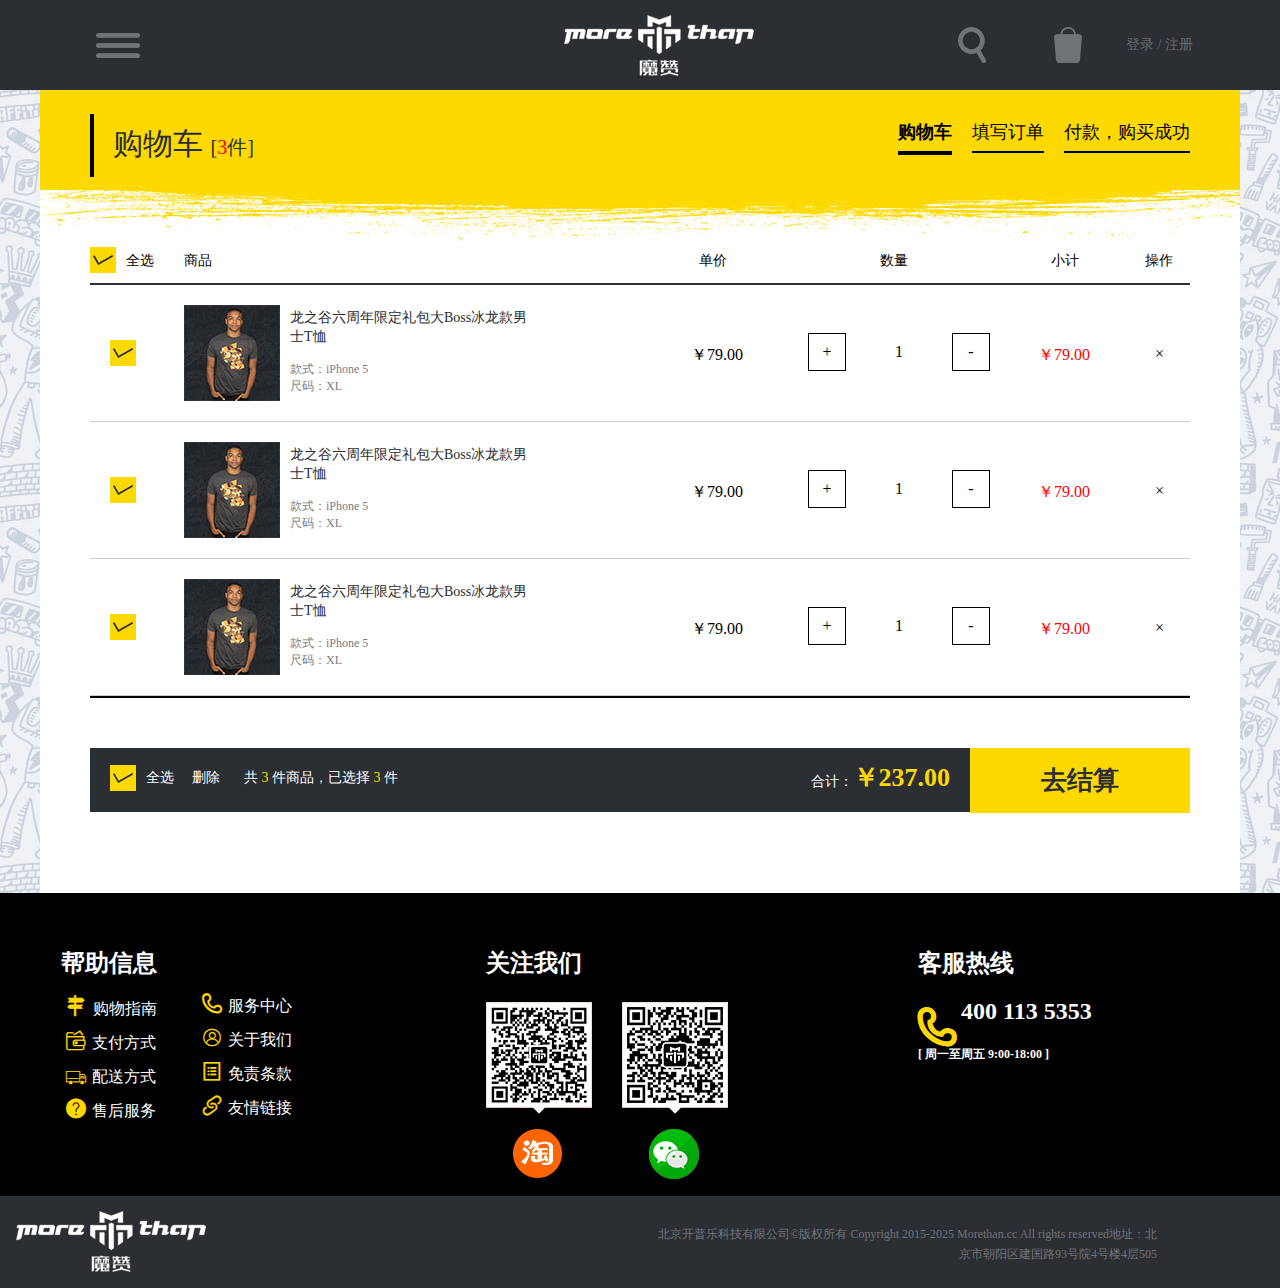
<file: show/gouwuche.html>
<!DOCTYPE html>
<html lang="en">
<head>
	<meta charset="UTF-8">
	<title>Document</title>
	<link rel="stylesheet" href="css/reset.css">
	<link rel="stylesheet" href="css/styleccc.css">
	<link rel="stylesheet" href="css/gouwuche.css">
</head>
<body>
	<div class="wrap">
		<div class="top">
			<div class="top_on clearfix">
				<a href="#"><img src="images/men_08.jpg" alt=""></a>
				<a href="index.html"><img src="images/logo_03.png" alt=""></a>
				<div class="denglu">
					<img src="images/fsangdajing_03.jpg" alt="">
					<img src="images/shop_03.jpg" alt="">
					<a href="#">登录 </a>/
					<a href="#">注册</a>				
				</div>
			</div>
		</div>
		<section>
			<div class="section_on clearfix">
				<div class="top">
				<div class="hed clearfix">
					<h1>购物车 <span class="zongshu">[<span>99</span>件]</span></h1>
					<span>付款，购买成功</span>
					<span>填写订单</span>
					<span>购物车</span>
				</div>
		</div>
		<div class="shang clearfix">
			<div class="quanxuan bcg"></div>
			<span>全选</span>
			<span>商品</span>
			<span>操作</span>
			<span>小计</span>
			<span>数量</span>
			<span>单价</span>
		</div>
		<ul class="shangpin">
			<li class="clearfix">
				<div class="bcg"></div>
				<img src="images/gouwuren_07.jpg" alt="">
				<div>
					<a href="#">龙之谷六周年限定礼包大Boss冰龙款男士T恤</a>
					<span>款式：iPhone 5</span>
					<span>尺码：XL</span>
				</div>
				<a class="clear" href="javascript:void(0);">×</a>
				<span>￥<span class="zongjia">79</span>.00</span>
				<a class="jian" href="javascript:void(0);">-</a>
				<span class="shuliang">1</span>
				<a class="jia" href="javascript:void(0);">+</a>
				<span class="danjia">￥79.00</span>
				<div class="clearb clearfix">
				<a class="clearc" href="javascript:void(0);">不删除</a>
				<a class="clearcc" href="javascript:void(0);">确定删除</a>
				</div>
			</li>
			<li class="clearfix">
				<div class="bcg"></div>
				<img src="images/gouwuren_07.jpg" alt="">
				<div>
					<a href="#">龙之谷六周年限定礼包大Boss冰龙款男士T恤</a>
					<span>款式：iPhone 5</span>
					<span>尺码：XL</span>
				</div>
				<a class="clear" href="javascript:void(0);">×</a>
				<span>￥<span class="zongjia">79</span>.00</span>
				<a class="jian" href="javascript:void(0);">-</a>
				<span class="shuliang">1</span>
				<a class="jia" href="javascript:void(0);">+</a>
				<span class="danjia">￥79.00</span>
				<div class="clearb clearfix">
				<a class="clearc" href="javascript:void(0);">不删除</a>
				<a class="clearcc" href="javascript:void(0);">确定删除</a>
				</div>
			</li>
			<li class="clearfix">
				<div class="bcg"></div>
				<img src="images/gouwuren_07.jpg" alt="">
				<div>
					<a href="#">龙之谷六周年限定礼包大Boss冰龙款男士T恤</a>
					<span>款式：iPhone 5</span>
					<span>尺码：XL</span>
				</div>
				<a class="clear" href="javascript:void(0);">×</a>
				<span>￥<span class="zongjia">79</span>.00</span>
				<a class="jian" href="javascript:void(0);">-</a>
				<span class="shuliang">1</span>
				<a class="jia" href="javascript:void(0);">+</a>
				<span class="danjia">￥79.00</span>
				<div class="clearb clearfix">
				<a class="clearc" href="javascript:void(0);">不删除</a>
				<a class="clearcc" href="javascript:void(0);">确定删除</a>
				</div>
			</li>
		</ul>
		<div class="xia">
			<div class="qx bcg"></div>
			<span>全选</span>
			<span><a class="shanchu" href="javascript:void(0);">删除</a></span>
			<span>共 <span class="zsl">4</span> 件商品，已选择 <span class="xzsl">1</span> 件</span>
			<span>合计：<b>￥<span>79</span>.00</b></span>
			<div class="clearb clearfix">
				<a class="clearc" href="javascript:void(0);">不删除</a>
				<a class="clearcc" href="javascript:void(0);">确定删除</a>
				</div>
		</div>
		<a class="qujiesuan" href="tijiaodingdan.html">去结算</a>
		</div>
		<div class="wukong">
			<div class="section_on clearfix">
				<div class="top">
				<div class="hed clearfix">
					<h1>购物车 <span class="zongshu">[<span>99</span>件]</span></h1>
					<span>付款，购买成功</span>
					<span>填写订单</span>
					<span>购物车</span>
				</div>
				<img src="images/gouwuchekong_03.jpg" alt="">
		</div>
		</div>
		</div>
		</section>





		<footer>
			<div class="footer_up">
				<div class="footer_upp clearfix">
					<div class="footer_left clearfix">
						<h1>帮助信息</h1>
						<ul>
							<li>
							<i class="iconfont">&#xe65d;</i>
							<a href="#">购物指南</a>
							</li>
							<li>
							<i class="iconfont">&#xe633;</i>
							<a href="#">支付方式</a>
							</li>
							<li>
							<i class="iconfont">&#xe636;</i>
							<a href="#">配送方式</a>
							</li>
							<li>
							<i class="iconfont">&#xe51a;</i>
							<a href="#">售后服务</a>
							</li>
						</ul>
						<ul>
							<li>
							<i class="iconfont">&#xe603;</i>
							<a href="#">服务中心</a>
							</li>
							<li>
							<i class="iconfont">&#xe643;</i>
							<a href="#">关于我们</a>
							</li>
							<li>
							<i class="iconfont">&#xe66a;</i>
							<a href="#">免责条款</a>
							</li>
							<li>
							<i class="iconfont">&#xe62d;</i>
							<a href="#">友情链接</a>
							</li>
						</ul>
					</div>
					<div class="footer_min">
						<h1>关注我们</h1>
						<div>
						<img src="images/taobaoma_14.jpg" alt="">
						<img src="images/taobao_21.jpg" alt="">
						</div>
						<div>
						<img src="images/weixinma_14.jpg" alt="">
						<img src="images/weixin_21.jpg" alt="">
						</div>
					</div>
					<div class="footer_rigth">
						<h1>客服热线</h1>
						<b>
						<i class="iconfont">&#xe603;</i>
						400 113 5353<br>
						<span>[ 周一至周五 9:00-18:00 ]</span>
						</b>
					</div>
				</div>
			</div>
			<div class="footer_down">
				<div class="footer_downd">
					<img src="images/logo_03.png" alt="">
					<span>北京开普乐科技有限公司©版权所有 Copyright 2015-2025 Morethan.cc All rights reserved地址：北京市朝阳区建国路93号院4号楼4层505</span>
				</div>
			</div>
		</footer>
		<div class="tanchuang">
			<div class="denglul">
				<a href="#">×</a>
				<img src="images/logo2_03.jpg" alt="">
				<input type="number" placeholder="请输入手机号">
				<span>请输入正确账号！</span>
				<input type="password" placeholder="请输入密码">
				<span>请输入正确密码!</span>
				<input type="text" placeholder="请输入验证码">
				<span>请输入正确验证码！</span>
				<img src="images/put3_11.jpg" alt="">
				<a href="#">登录</a>
				<a href="#">忘记密码？</a>
				<a href="#">注册</a>
				<span></span>
				<span></span>
			</div>
			<a class="fenxiang">
			</a>
		</div>
		
		


	<script>
		function addClass(obj,className){
			var oldClass=" "+obj.className+" "
			if(oldClass.indexOf(" "+className+" ")==-1){
				obj.className=oldClass.trimLeft()+className
			}
		}
		function removeClass(obj,className){
			var oldClass=" "+obj.className+" "
			if(oldClass.indexOf(" "+className+" ")!=-1){
				oldClass=oldClass.replace(" "+className+" "," ")
				obj.className=oldClass.trim()
			}
		}
		function tarClass(obj,className){
			var oldClass=" "+obj.className+" "
			if(oldClass.indexOf(" "+className+" ")==-1){
				obj.className=oldClass.trimLeft()+className
			}else{
				oldClass=oldClass.replace(" "+className+" "," ")
				obj.className=oldClass.trim()
			}
		}
		//添加删除class
		//检测
		function jiance(){
			var dx=document.querySelectorAll(".shangpin li div:nth-child(1)")
			var qxx=true
			dx.forEach(function(ele){
				if(ele.className!="bcg"){
					qxx=false
				}
			})
			if(qxx==true){
				addClass(qx,"bcg")
				addClass(qx2,"bcg")
			}else{
				removeClass(qx,"bcg")
				removeClass(qx2,"bcg")
			}
		}
		//计算总价
		function jszj(){
			var zj=document.querySelector(".xia span:nth-child(5) b>span")
			var xj=document.querySelectorAll(".shangpin .bcg")
			var hj=0

			xj.forEach(function(ele){
				console.log(ele.innerHTML)
				hj=Number(ele.parentNode.querySelector(".zongjia").innerHTML)+hj
			})
			zj.innerHTML=hj
		}
		jszj()
		//表单 全选
		var qx=document.querySelector(".quanxuan")
		var qx2=document.querySelector(".qx")
		var sp=document.querySelector(".shangpin")
		//全选
		qx.onclick=function(){
			var dx=document.querySelectorAll(".shangpin li div:nth-child(1)")
			tarClass(this,"bcg")
			if(this.className=="quanxuan bcg"){
				dx.forEach(function(ele){
					addClass(ele,"bcg")
				})
				addClass(qx2,"bcg")
			}else{
				dx.forEach(function(ele){
					removeClass(ele,"bcg")
				})
				removeClass(qx2,"bcg")
			}
			xzsl()
			jszj()
		}
		qx2.onclick=function(){
			var dx=document.querySelectorAll(".shangpin li div:nth-child(1)")
			tarClass(this,"bcg")
			if(this.className=="qx bcg"){
				dx.forEach(function(ele){
					addClass(ele,"bcg")
				})
				addClass(qx,"bcg")
			}else{
				dx.forEach(function(ele){
					removeClass(ele,"bcg")
				})
				removeClass(qx,"bcg")
			}
			xzsl()
			jszj()
		}
		//商品数量
		function spsl(){
			var zsl=document.querySelector(".zsl")
			var li=document.querySelectorAll(".shangpin li")
			var zs=document.querySelector(".zongshu span")
			zsl.innerHTML=li.length
			zs.innerHTML=li.length
		}
		spsl()
		//选择商品数量
		function xzsl(){
			var xzli=document.querySelectorAll(".shangpin .bcg")
			var xzsl=document.querySelector(".xzsl")
			xzsl.innerHTML=xzli.length
		}
		xzsl()
		//事件委托
		sp.onclick=function(){
			//表单
			if(event.target.tagName=="DIV"){
				tarClass(event.target,"bcg")
				xzsl()
				jszj()
			}
			jiance()
			//加号
			if(event.target.className=="jia"){
				var sl=event.target.parentNode.querySelector(".shuliang")
				var zj=event.target.parentNode.querySelector(".zongjia")
				sl.innerHTML=Number(sl.innerHTML)+1
				zj.innerHTML=Number(sl.innerHTML)*79
				jszj()
			}
			//减号
			if(event.target.className=="jian"){
				var sl=event.target.parentNode.querySelector(".shuliang")
				var zj=event.target.parentNode.querySelector(".zongjia")
				if(sl.innerHTML>1){
					sl.innerHTML=Number(sl.innerHTML)-1
				}
				zj.innerHTML=Number(sl.innerHTML)*79
				jszj()
			}
			//删除按钮
			if(event.target.className=="clear"){
				var clear=document.querySelectorAll(".clearb")
				clear.forEach(function(ele){
					ele.style.display="none"
				})
				event.target.parentNode.querySelector(".clearb").style.display="block"
			}
			//不删除
			if(event.target.className=="clearc"){
				event.target.parentNode.style.display="none"
			}
			//确认删除
			if(event.target.className=="clearcc"){
				event.target.parentNode.parentNode.parentNode.removeChild(event.target.parentNode.parentNode)
				jszj()
				spsl()
				xzsl()
				wukong()
			}
		}
		function wukong(){
			var lis=document.querySelectorAll(".shangpin li")
			if(lis.length==0){
				document.querySelector(".section_on").style.display="none"
				document.querySelector(".wukong").style.display="block"
			}
		}
		//删除选择
		document.querySelector(".xia .clearcc").onclick=function(){
			var xzli=document.querySelectorAll(".shangpin .bcg")
			xzli.forEach(function(ele){
				ele.parentNode.parentNode.removeChild(ele.parentNode)
			})
			wukong()
		}
		document.querySelector(".xia .clearc").onclick=function(){
			this.parentNode.style.display="none"
		}
		document.querySelector(".shanchu").onclick=function(){
			document.querySelector(".xia .clearb").style.display="block"
		}
		//登录窗口
		var dengluchenggong=false
		document.querySelector(".denglul a:nth-child(10)").onclick=function(event){
			event.preventDefault()
			
			var re=/^(13[0-9]|14[5|7]|15[0|1|2|3|5|6|7|8|9]|18[0|1|2|3|5|6|7|8|9])\d{8}$/
			var re2=/888888/
			var shouji=document.querySelector(".denglul input:nth-child(3)")
			var mima=document.querySelector(".denglul input:nth-child(5)")
			if(re.test(shouji.value)==false){
				dengluchenggong=false
				document.querySelector(".denglul span:nth-child(4)").style.display="block"
				shouji.style.marginBottom="0"
			}else if(re2.test(mima.value)==false){
				dengluchenggong=false
				document.querySelector(".denglul span:nth-child(6)").style.display="block"
				mima.style.marginBottom="0"
			}else {
				document.querySelector(".tanchuang").style.display="none"
				dengluchenggong=true
			}
		}
		document.querySelector(".denglul a:nth-child(1)").onclick=function(event){
			event.preventDefault()
			document.querySelector(".tanchuang").style.display="none"
		}
		//去结算
		document.querySelector(".qujiesuan").onclick=function(event){
			if(dengluchenggong==false){
				event.preventDefault()
				document.querySelector(".tanchuang").style.display="block"
			}
		}
		document.querySelector(".denglul input:nth-child(3)").onfocus=function(){
			document.querySelector(".denglul span:nth-child(4)").style.display="none"
				document.querySelector(".denglul input:nth-child(3)").style.marginBottom="20px"
		}
		document.querySelector(".denglul input:nth-child(5)").onfocus=function(){
			document.querySelector(".denglul span:nth-child(6)").style.display="none"
				document.querySelector(".denglul input:nth-child(5)").style.marginBottom="20px"
		}
	</script>
</body>
</html>
</file>
<file: css/styleccc.css>
@font-face {font-family: 'iconfont';
    src: url('../fronts/iconfont.eot');
    src: url('../fronts/iconfont.eot?#iefix') format('embedded-opentype'),
    url('../fronts/iconfont.woff') format('woff'),
    url('../fronts/iconfont.ttf') format('truetype'),
    url('../fronts/iconfont.svg#iconfont') format('svg');
}
		.iconfont{
    font-family:"iconfont" !important;
    font-size:16px;font-style:normal;
    -webkit-font-smoothing: antialiased;
    -webkit-text-stroke-width: 0.2px;
    -moz-osx-font-smoothing: grayscale;}
		a{
			text-decoration: none;
		}
		li{
			list-style: none;
		}
		.wrap{
			width: 100%;
		}
		.top{
			width: 100%;
			background-color: #2b2e33;
		}
		.top_on{
			width: 1200px;
			margin: 0 auto;
		}
		.top_on>a:nth-child(2)>img{
			float: left;
			margin-left: 424px;
			padding-top: 15px;
			padding-bottom: 14px;
		}
		.top_on .denglu{
			float: right;
			margin-right: 38px;
			line-height: 90px;
			font-size: 14px;
			color: #686c71;
			width: 244px;
		}
		.top_on>a:nth-child(1){
			margin-left: 56px;
			padding-top: 33px;
			float: left;
		}
		.top_on>a:nth-child(1)>img{
			display: block;
		}
		.denglu>a{
			color: #686c71;
		}
		.denglu>a:hover{
			color: #ffd801
		}
		.denglu img{
			float: left;
			margin-top: 27px;
		}
		.denglu img:nth-child(1){
			margin-right: 68px;
		}
		.denglu img:nth-child(2){
			margin-right: 44px;
		}
		.footer_up{
			width: 100%;
			background-color: #000;
		}
		.footer_upp{
			width: 1200px;
			margin: 0 auto;
		}
		.footer_left{
			width: 270px;
			padding-top: 50px;
			padding-left: 21px;
			float: left;
		}
		.footer_left h1,.footer_min h1,.footer_rigth h1{
			font-weight: bold;
			font-size: 24px;
			color: #fff;
			line-height: 40px
		}
		.footer_left ul{
			float: left;
		}
		.footer_left ul li{
			padding-top: 10px;
			line-height: 22px;
		}
		.footer_left ul a{
			color: #fff
		}
		.footer_left ul a:hover{
			color: #ffd801
		}
		.footer_left ul:nth-child(2) li:nth-child(1) i{
			color: #ffd800;
			font-size: 28px;
			padding-top: 5px;
		}
		.footer_left ul:nth-child(2) li:nth-child(2) i{
			color: #ffd800;
			font-size: 20px;
			padding-left: 5px;
			margin-right: 2px;
		}
		.footer_left ul:nth-child(2) li:nth-child(3) i{
			color: #ffd800;
			font-size: 20px;
			padding-left: 5px;
			margin-right: 2px;
		}
		.footer_left ul:nth-child(2) li:nth-child(4) i{
			color: #ffd800;
			font-size: 20px;
			padding-left: 5px;
			margin-right: 2px;
		}
		.footer_left ul:nth-child(3) li:nth-child(1) i{
			color: #ffd800;
			font-size: 20px;
			padding-left: 5px;
			margin-right: 2px;
		}
		.footer_left ul:nth-child(3) li:nth-child(2) i{
			color: #ffd800;
			font-size: 20px;
			padding-left: 5px;
			margin-right: 2px;
		}
		.footer_left ul:nth-child(3) li:nth-child(3) i{
			color: #ffd800;
			font-size: 20px;
			padding-left: 5px;
			margin-right: 2px;
		}
		.footer_left ul:nth-child(3) li:nth-child(4) i{
			color: #ffd800;
			font-size: 20px;
			padding-left: 5px;
			margin-right: 2px;
		}
		.footer_left ul:nth-child(3) li:nth-child(5) i{
			color: #ffd800;
			font-size: 20px;
			padding-left: 5px;
			margin-right: 2px;
		}
		.footer_left ul:nth-child(3){
			margin-left: 40px;
		}
		.footer_min{
			width: 242px;
			float: left;
			padding-top: 50px;
			margin-left: 155px;
			padding-bottom: 13px
		}
		.footer_min>div{
			float: left;
			width: 106px;
			margin-top: 19px;
		}
		.footer_min>div:nth-child(3){
			margin-left: 30px
		}
		.footer_min>div>img:nth-child(2){
			margin-left: 27px;
			margin-top: 11px;
		}
		.footer_rigth{
			margin-left: 190px;
			float: left;
			padding-top: 50px;
		}
		.footer_rigth b{
			color: #fff;
			font-size: 24px;
			display: block;
			margin-top: 15px
		}
		.footer_rigth b span{
			font-size: 12px;
			float: left;
		}
		.footer_rigth b i{
			line-height: 38px;
			float: left;
			font-size: 38px;
			margin-top: 10px;
			margin-right: 5px;
			color: #ffd701;
		}
		.footer_down{
			width: 100%;
			background-color: #2b2e33;
		}
		.footer_downd{
			width: 1200px;
			margin: 0 auto;
		}
		.footer_downd img{
			margin-left: -24px;
			padding-top: 15px;
			padding-bottom: 12px;
		}
		.footer_downd span{
			float: right;
			margin-right: 83px;
			font-size: 12px;
			width: 510px;
			color: #717479;
			text-align: right;
			margin-top: 28px;
			line-height: 20px
		}
</file>
<file: fronts/iconfont.css>
@font-face {font-family: "iconfont";
  src: url('iconfont.eot?t=1503474121696'); /* IE9*/
  src: url('iconfont.eot?t=1503474121696#iefix') format('embedded-opentype'), /* IE6-IE8 */
  url('iconfont.woff?t=1503474121696') format('woff'), /* chrome, firefox */
  url('iconfont.ttf?t=1503474121696') format('truetype'), /* chrome, firefox, opera, Safari, Android, iOS 4.2+*/
  url('iconfont.svg?t=1503474121696#iconfont') format('svg'); /* iOS 4.1- */
}

.iconfont {
  font-family:"iconfont" !important;
  font-size:16px;
  font-style:normal;
  -webkit-font-smoothing: antialiased;
  -moz-osx-font-smoothing: grayscale;
}

.icon-jia01:before { content: "\e614"; }

.icon-gouwuzhinanb:before { content: "\e65d"; }

.icon-peisongfangshi:before { content: "\e636"; }

.icon-gouwudai:before { content: "\e6c7"; }

.icon-xingxingkuai:before { content: "\e7bb"; }

.icon-wechat:before { content: "\e615"; }

.icon-weixin:before { content: "\e60b"; }

.icon-qq:before { content: "\e629"; }

.icon-bianji:before { content: "\e616"; }

.icon-dianhua:before { content: "\e603"; }

.icon-tubiao03-copy:before { content: "\e65e"; }

.icon-tubiao102:before { content: "\e601"; }

.icon-wechat-copy:before { content: "\e673"; }

.icon-weibo:before { content: "\e637"; }

.icon-xia2:before { content: "\e617"; }

.icon-shanchu:before { content: "\e6b2"; }

.icon-sousuo:before { content: "\e607"; }

.icon-jiajian-:before { content: "\e64f"; }

.icon-taobao:before { content: "\e6a6"; }

.icon-icon-alipay:before { content: "\e625"; }

.icon-caifutong-zhifu:before { content: "\e62b"; }

.icon-zhifufangshi:before { content: "\e633"; }

.icon-question:before { content: "\e51a"; }

.icon-jiajian-1:before { content: "\e634"; }

.icon-zuoyou:before { content: "\e7ba"; }

.icon-zuoyou1:before { content: "\e62c"; }

.icon-weibo1:before { content: "\e635"; }

.icon-youqinglianjie:before { content: "\e62d"; }

.icon-bars:before { content: "\e501"; }

.icon-duihao:before { content: "\e641"; }

.icon-dizhi:before { content: "\e648"; }

.icon-weixinzhifu:before { content: "\e60c"; }

.icon-tiaokuan:before { content: "\e66a"; }

.icon-about-us:before { content: "\e643"; }

.icon-dianhua1:before { content: "\e652"; }
</file>
<file: show/css/styleccc.css>
@font-face {font-family: 'iconfont';
    src: url('../fronts/iconfont.eot');
    src: url('../fronts/iconfont.eot?#iefix') format('embedded-opentype'),
    url('../fronts/iconfont.woff') format('woff'),
    url('../fronts/iconfont.ttf') format('truetype'),
    url('../fronts/iconfont.svg#iconfont') format('svg');
}
		.iconfont{
    font-family:"iconfont" !important;
    font-size:16px;font-style:normal;
    -webkit-font-smoothing: antialiased;
    -webkit-text-stroke-width: 0.2px;
    -moz-osx-font-smoothing: grayscale;}
		a{
			text-decoration: none;
		}
		li{
			list-style: none;
		}
		.wrap{
			width: 100%;
		}
		.top{
			width: 100%;
			background-color: #2b2e33;
		}
		.top_on{
			width: 1200px;
			margin: 0 auto;
		}
		.top_on>a:nth-child(2)>img{
			float: left;
			margin-left: 424px;
			padding-top: 15px;
			padding-bottom: 14px;
		}
		.top_on .denglu{
			float: right;
			margin-right: 38px;
			line-height: 90px;
			font-size: 14px;
			color: #686c71;
			width: 244px;
		}
		.top_on>a:nth-child(1){
			margin-left: 56px;
			padding-top: 33px;
			float: left;
		}
		.top_on>a:nth-child(1)>img{
			display: block;
		}
		.denglu>a{
			color: #686c71;
		}
		.denglu>a:hover{
			color: #ffd801
		}
		.denglu img{
			float: left;
			margin-top: 27px;
		}
		.denglu img:nth-child(1){
			margin-right: 68px;
		}
		.denglu img:nth-child(2){
			margin-right: 44px;
		}
		.footer_up{
			width: 100%;
			background-color: #000;
		}
		.footer_upp{
			width: 1200px;
			margin: 0 auto;
		}
		.footer_left{
			width: 270px;
			padding-top: 50px;
			padding-left: 21px;
			float: left;
		}
		.footer_left h1,.footer_min h1,.footer_rigth h1{
			font-weight: bold;
			font-size: 24px;
			color: #fff;
			line-height: 40px
		}
		.footer_left ul{
			float: left;
		}
		.footer_left ul li{
			padding-top: 10px;
			line-height: 22px;
		}
		.footer_left ul a{
			color: #fff
		}
		.footer_left ul a:hover{
			color: #ffd801
		}
		.footer_left ul:nth-child(2) li:nth-child(1) i{
			color: #ffd800;
			font-size: 28px;
			padding-top: 5px;
		}
		.footer_left ul:nth-child(2) li:nth-child(2) i{
			color: #ffd800;
			font-size: 20px;
			padding-left: 5px;
			margin-right: 2px;
		}
		.footer_left ul:nth-child(2) li:nth-child(3) i{
			color: #ffd800;
			font-size: 20px;
			padding-left: 5px;
			margin-right: 2px;
		}
		.footer_left ul:nth-child(2) li:nth-child(4) i{
			color: #ffd800;
			font-size: 20px;
			padding-left: 5px;
			margin-right: 2px;
		}
		.footer_left ul:nth-child(3) li:nth-child(1) i{
			color: #ffd800;
			font-size: 20px;
			padding-left: 5px;
			margin-right: 2px;
		}
		.footer_left ul:nth-child(3) li:nth-child(2) i{
			color: #ffd800;
			font-size: 20px;
			padding-left: 5px;
			margin-right: 2px;
		}
		.footer_left ul:nth-child(3) li:nth-child(3) i{
			color: #ffd800;
			font-size: 20px;
			padding-left: 5px;
			margin-right: 2px;
		}
		.footer_left ul:nth-child(3) li:nth-child(4) i{
			color: #ffd800;
			font-size: 20px;
			padding-left: 5px;
			margin-right: 2px;
		}
		.footer_left ul:nth-child(3) li:nth-child(5) i{
			color: #ffd800;
			font-size: 20px;
			padding-left: 5px;
			margin-right: 2px;
		}
		.footer_left ul:nth-child(3){
			margin-left: 40px;
		}
		.footer_min{
			width: 242px;
			float: left;
			padding-top: 50px;
			margin-left: 155px;
			padding-bottom: 13px
		}
		.footer_min>div{
			float: left;
			width: 106px;
			margin-top: 19px;
		}
		.footer_min>div:nth-child(3){
			margin-left: 30px
		}
		.footer_min>div>img:nth-child(2){
			margin-left: 27px;
			margin-top: 11px;
		}
		.footer_rigth{
			margin-left: 190px;
			float: left;
			padding-top: 50px;
		}
		.footer_rigth b{
			color: #fff;
			font-size: 24px;
			display: block;
			margin-top: 15px
		}
		.footer_rigth b span{
			font-size: 12px;
			float: left;
		}
		.footer_rigth b i{
			line-height: 38px;
			float: left;
			font-size: 38px;
			margin-top: 10px;
			margin-right: 5px;
			color: #ffd701;
		}
		.footer_down{
			width: 100%;
			background-color: #2b2e33;
		}
		.footer_downd{
			width: 1200px;
			margin: 0 auto;
		}
		.footer_downd img{
			margin-left: -24px;
			padding-top: 15px;
			padding-bottom: 12px;
		}
		.footer_downd span{
			float: right;
			margin-right: 83px;
			font-size: 12px;
			width: 510px;
			color: #717479;
			text-align: right;
			margin-top: 28px;
			line-height: 20px
		}
</file>
<file: show/css/gouwuche.css>
section{
	background: url("../images/warp_18.jpg");
	width: 100%;
}
section .top,.wukong .top{
	width: 1200px;
	margin: 0 auto;
	padding-top: 24px;
	background-color: transparent;
}
.wukong .top{
	background: url("../images/top_03.jpg") no-repeat;
}
section .top h1,.wukong .top h1{
	line-height: 60px;
	font-size: 30px;
	border-left: 4px solid #000;
	margin-left: 50px;
	padding-left: 19px;
	color: #2a2e31;
	float: left;
}
.hed>span{
	float: right;
	line-height: 37px;
	font-size: 18px;
	border-bottom: 2px solid #000;
	margin-left: 20px;
}
.hed span:nth-child(4){
	font-weight: bold;
	border-bottom: 4px solid #000
}
.hed span:nth-child(2){
	margin-right: 50px;
}
.section_on{
	width: 1200px;
	margin: 0 auto;
	padding-bottom: 80px;
	background: url("../images/top_03.jpg") no-repeat;
	background-color: #fff;
}
.shang{
	width: 1100px;
	margin: 0 auto;
	margin-top: 70px;
	border-bottom: 2px solid #2b2e33;
	padding-bottom: 10px;
}
.shang div{
	width: 26px;
	height: 26px;
	background: url("../images/huikuang_03.jpg");
	float: left;
	margin-right: 10px;
}
.shang span{
	float: right;
	font-size: 14px;
	padding-top: 5px;
}
.shang span:nth-child(2),.shang span:nth-child(3){
	float: left;
}
.shang span:nth-child(2){
	margin-right: 30px;
}
.shang span:nth-child(4){
	margin-right: 17px;
}
.shang span:nth-child(5){
	margin-right: 66px;
}
.shang span:nth-child(6){
	margin-right: 143px;
}
.shang span:nth-child(7){
	margin-right: 153px;
}

.shangpin{
	width: 1100px;
	margin: 0 auto;
	border-bottom: 2px solid #000
}
.shangpin li{
	border-bottom: 1px solid #ccc;
	position: relative;
}
.shangpin li div:nth-child(1){
	float: left;
	width: 26px;
	height: 26px;
	background: url("../images/huikuang_03.jpg");
	margin-left: 20px;
	margin-right: 48px;
	margin-top: 55px;
}
.shangpin li img{
	float: left;
	margin-top: 20px;
	margin-right: 10px;
	margin-bottom: 20px;
}
.shangpin li div:nth-child(3){
	float: left;
	width: 240px;
	margin-top: 23px;
}
.shangpin li div:nth-child(3) a{
	font-size: 14px;
	color: #2a2d32
}
.shangpin li div:nth-child(3) span{
	color: #7b7c81;
	font-size: 12px;
	display: block;
}
.shangpin li div:nth-child(3) span:nth-child(2){
	margin-top: 15px;
}
.shangpin li>span{
	float: right;
}
.shangpin li>a{
	float: right;
}
.shangpin li>a:nth-child(4){
	margin-right: 26px;
	color: #000;
	margin-top: 60px;
}
.shangpin li>span:nth-child(5){
	margin-right: 65px;
	color: red;
	margin-top: 60px;
	width: 100px;
	text-align: right;
}
.shangpin li>a:nth-child(6){
	text-align: center;
	width: 36px;
	line-height: 36px;
	border: 1px solid #000;
	margin-top: 48px;
	color: #000;
}
.shangpin li>span:nth-child(7){
	margin-top: 48px;
	width: 106px;
	line-height: 38px;
	text-align: center;
}
.shangpin li>a:nth-child(8){
	text-align: center;
	width: 36px;
	line-height: 36px;
	border: 1px solid #000;
	margin-top: 48px;
	color: #000;
}
.shangpin li>span:nth-child(9){
	margin-right: 65px;
	margin-top: 60px;
}
.xia{
	width: 880px;
	margin-left: 50px;
	float: left;
	background-color: #2b2e33;
	margin-top: 50px;
	position: relative;
}
.xia .clearb{
	width: 207px;
	display: none;
	left: -50px;
	top: -42px;
}
.xia .clearc{
	padding-top: 5px;
	padding-bottom: 10px;
	background: url("../images/clear3_06.jpg");
}
.xia .clearcc{
	padding-top: 5px;
	padding-bottom: 5px;
	background: url("../images/clear4_06.jpg");
}
.xia>div:nth-child(1){
	width: 26px;
	height: 26px;
	background: url("../images/baikuang_14.jpg");
	margin-left: 20px;
	margin-top: 17px;
	margin-right: 10px;
	float: left;
}
.xia span,.xia span>a{
	line-height: 60px;
	font-size: 14px;
	color: #fff;
}
.xia>span:nth-child(2){
	margin-right: 14px;
}
.xia span:nth-child(3){
	margin-right: 20px;
}
.xia span:nth-child(5){
	float: right;
	margin-right: 20px;
}
.xia span:nth-child(5) b,
.xia span:nth-child(5) b>span{
	color: #fdd900;
	font-size: 26px;
}
.xia span:nth-child(4)>span{
	color: #fdd900;
}
.qujiesuan{
	float: left;
	margin-top: 50px;
	text-align: center;
	background-color: #fdd900;
	color: #2b2e33;
	width: 220px;
	line-height: 65px;
	font-size: 26px;
	font-weight: bold;
}
.zongshu{
	font-size: 20px;
}
.zongshu>span{
	color: red
}
.wrap .section_on .bcg{
	background: url("../images/huangduihao_07.jpg");
}
.clearb{
    display: none;
    position: absolute;
    bottom: 5px;
    right: 0;
    z-index: 20;
  }
  .clearc{
    background: url("../images/clear1_06.jpg");
    float: right;
    width: 89px;
    height: 26px;
    font-size: 14px;
    padding-left: 41px;
    padding-top: 15px;
    color: #fff;
}
.clearcc{
    background: url("../images/clear2_06.jpg");
    width: 65px;
    height: 26px;
    float: right;
    padding-top: 15px;
    padding-left: 12px;
    font-size: 14px;
    color: #fff;
}
.wukong{
	display: none
}
.wukong img{
	display: block;
	margin: 0 auto;
	margin-top: 90px;
	margin-bottom: 280px;
}
.tanchuang{
	display: none;
	width: 100%;
	position: fixed;
	left: 0;
	right: 0;
	top: 0;
	bottom: 0;
	background-color: rgba(0,0,0,0.5);
}
.denglul{
	position: absolute;
	left: 50%;
	margin-left: -210px;
	margin-top: 20px;
	width: 380px;
	height: 498px;
	background-color: #fff;
	padding: 20px;
}
.fenxiang{
	width: 420px;
	height: 66px;
	background-color: #fff;
	position: absolute;
	left: 50%;
	margin-left: -210px;
	margin-top: 560px;
	background: url("../images/fenxiang_15.jpg");
}

.denglul a:nth-child(1){
	float: right;
	font-size: 26px;
	font-weight: bold;
	color: #000;
}
.denglul img:nth-child(2){
	display: block;
	margin: 0 auto;
	margin-top: 30px;
}
.denglul input{
	width: 376px;
	height: 43px;
}
.denglul input:nth-child(3){
	width: 321px;
	height: 43px;
	margin-top: 50px;
	margin-bottom: 20px;
	padding-left: 55px;
}
.denglul input:nth-child(5){
	width: 321px;
	margin-bottom: 20px;
	padding-left: 55px;
}
.denglul input:nth-child(7){
	margin-bottom: 20px;
	width: 220px;
}
.denglul img:nth-child(9){
	float: right;
}
.denglul a:nth-child(10){
	display: block;
	width: 380px;
	line-height: 46px;
	font-size: 24px;
	color: #000;
	text-align: center;
	background-color: #fff500;
	margin-top: 23px;
}
.denglul a:nth-child(11){
	float: left;
	margin-top: 55px;
	font-size: 14px;
	color: #000;
}
.denglul a:nth-child(12){
	float: right;
	margin-top: 55px;
	font-size: 14px;
	color: #000;
}
.denglul span:nth-child(13){
	width: 47px;
	height: 47px;
	background: url("../images/put1_03.jpg") 15px 12px no-repeat;
	display: block;
	border: 1px solid #ccc;
	position: absolute;
	top: 167px;
	left: 20px;
}
.denglul span:nth-child(14){
	width: 47px;
	height: 47px;
	background: url("../images/put2_07.jpg") 15px 12px no-repeat;
	display: block;
	border: 1px solid #ccc;
	position: absolute;
	top: 236px;
	left: 20px;
}
.denglul span:nth-child(4),.denglul span:nth-child(6),.denglul span:nth-child(8){
	font-size: 12px;
	line-height: 20px;
	float: right;
	color: red;
	display: none;
}
input[type=number] {  
    -moz-appearance:textfield;  
}  
input[type=number]::-webkit-inner-spin-button,  
input[type=number]::-webkit-outer-spin-button {  
    -webkit-appearance: none;  
    margin: 0;  
}
</file>
<file: css/style_index.css>
.wrap{
	background: url("../images/warp_18.jpg");
}
.banner{
	width: 1200px;
	margin: 0 auto;
	background: url("../images/banner_14.jpg");
	position: relative;
}
.swiper-button-prev{
	position: absolute;
	left: 0px;
}
.swiper-slide{
	text-align: center;
	padding-top: 28px
}
.swiper-container {
    width: 1100px;
    height: 405px;
    margin: 0 auto;
    position: relative;
}  
section{
	padding: 30px 50px 0 50px;
	background-color: #2b2e33;
	width: 1100px;
	margin: 0 auto;
}
aside{
	width: 630px;
	border-right: 2px solid #fff;
	padding-bottom: 12px;
	float: left;
}
aside img{
	float: left;
}
aside h1{
	font-size: 36px;
	width: 400px;
	color: #fff;
	float: left;
	padding-left: 30px;
	padding-bottom: 35px;
}
aside .daojishi{
	float: left;
	width: 418px;
	margin-top: 60px;
}
aside .daojishi>span:nth-child(1){
	font-size: 12px;
	color: #707378
}
aside .daojishi .jishi{
	width: 418px;
	height: 64px;
	border-radius: 15px;
	background-color: #707378;
	font-size: 42px;
	line-height: 48px;
	padding: 0 22px;
	color: #fdd900
}
aside .daojishi .jishi>span{
	font-weight: bold;
	padding: 0 13px
}
aside .daojishi .jishi>i{
	font-style: normal;
	padding: 0 46px;
	font-size: 12px;
	display: block;
	float: left;
	line-height: 12px
}
aside .daojishi>span:nth-child(3){
	font-size: 12px;
	color: #fff
}
aside .daojishi>span:nth-child(3)>span{
	color: #fdd900
}
article{
	padding-left: 50px;
	float: left;
}
article>div{
	margin-bottom: 30px;
}
article>div>span:nth-child(1){
	width: 64px;
	line-height: 26px;
	background-color: #fff;
	border-radius: 10px;
	font-size: 12px;
	text-align: center;
	float: left;
	margin-right: 30px;
}
.dingjin b b{
	font-size: 36px;
}
.dingjin b{
	font-size: 24px;
	color: #fdd900;
}
.dingjin span:nth-child(4){
	font-size: 18px;
	color: #fff;
	line-height: 18px;
	padding-left: 94px;
}
.kuanshi a,.chima a,.shuliang a{
	width: 79px;
	line-height: 26px;
	font-size: 14px;
	float: left;
	margin-right: 5px;
	border-radius: 10px;
	border: 1px solid #fff;
	text-align: center;
	color: #fff;
}
.chima{
	width: 380px;
	margin-bottom: 20px;
}
.chima span{
	margin-bottom: 20px
}
.chima a{
	width: 64px;
	margin-bottom: 5px;
}
.shuliang a{
	width: 69px;
	line-height: 38px;
}
.shuliang span:nth-child(3){
	float: left;
	line-height: 37px;
	width: 160px;
	text-align: center;
	color: #fff;
}
.anniu{
	float: left;
	padding: 20px 0;
	border-top: 2px solid #4f4f4f;
	border-bottom: 2px solid #4f4f4f;
	margin-top: 20px;
}
.anniu a{
	width: 1100px;
	border-radius: 15px;
	border: 3px solid #fdd900;
	display: block;
	line-height: 84px;
	text-align: center;
	font-size: 26px;
	font-weight: bold;
	color: #fdd900;
}
.bichu{
	margin-left: -50px;
	float: left;
	position: relative;
}
.buchuc{
	position: absolute;
	left: 0;
	top: 0;
}
.ditu{
	margin-bottom: -4px
}
article .cor{
	border: 1px solid #fdd900;
	color: #fdd900
}
</file>
<file: fronts/demo.css>
*{margin: 0;padding: 0;list-style: none;}
/*
KISSY CSS Reset
理念：1. reset 的目的不是清除浏览器的默认样式，这仅是部分工作。清除和重置是紧密不可分的。
2. reset 的目的不是让默认样式在所有浏览器下一致，而是减少默认样式有可能带来的问题。
3. reset 期望提供一套普适通用的基础样式。但没有银弹，推荐根据具体需求，裁剪和修改后再使用。
特色：1. 适应中文；2. 基于最新主流浏览器。
维护：玉伯<lifesinger@gmail.com>, 正淳<ragecarrier@gmail.com>
 */

/** 清除内外边距 **/
body, h1, h2, h3, h4, h5, h6, hr, p, blockquote, /* structural elements 结构元素 */
dl, dt, dd, ul, ol, li, /* list elements 列表元素 */
pre, /* text formatting elements 文本格式元素 */
form, fieldset, legend, button, input, textarea, /* form elements 表单元素 */
th, td /* table elements 表格元素 */ {
  margin: 0;
  padding: 0;
}

/** 设置默认字体 **/
body,
button, input, select, textarea /* for ie */ {
  font: 12px/1.5 tahoma, arial, \5b8b\4f53, sans-serif;
}
h1, h2, h3, h4, h5, h6 { font-size: 100%; }
address, cite, dfn, em, var { font-style: normal; } /* 将斜体扶正 */
code, kbd, pre, samp { font-family: courier new, courier, monospace; } /* 统一等宽字体 */
small { font-size: 12px; } /* 小于 12px 的中文很难阅读，让 small 正常化 */

/** 重置列表元素 **/
ul, ol { list-style: none; }

/** 重置文本格式元素 **/
a { text-decoration: none; }
a:hover { text-decoration: underline; }


/** 重置表单元素 **/
legend { color: #000; } /* for ie6 */
fieldset, img { border: 0; } /* img 搭车：让链接里的 img 无边框 */
button, input, select, textarea { font-size: 100%; } /* 使得表单元素在 ie 下能继承字体大小 */
/* 注：optgroup 无法扶正 */

/** 重置表格元素 **/
table { border-collapse: collapse; border-spacing: 0; }

/* 清除浮动 */
.ks-clear:after, .clear:after {
  content: '\20';
  display: block;
  height: 0;
  clear: both;
}
.ks-clear, .clear {
  *zoom: 1;
}

.main {
  padding: 30px 100px;
width: 960px;
margin: 0 auto;
}
.main h1{font-size:36px; color:#333; text-align:left;margin-bottom:30px; border-bottom: 1px solid #eee;}

.helps{margin-top:40px;}
.helps pre{
  padding:20px;
  margin:10px 0;
  border:solid 1px #e7e1cd;
  background-color: #fffdef;
  overflow: auto;
}

.icon_lists{
  width: 100% !important;

}

.icon_lists li{
  float:left;
  width: 100px;
  height:180px;
  text-align: center;
  list-style: none !important;
}
.icon_lists .icon{
  font-size: 42px;
  line-height: 100px;
  margin: 10px 0;
  color:#333;
  -webkit-transition: font-size 0.25s ease-out 0s;
  -moz-transition: font-size 0.25s ease-out 0s;
  transition: font-size 0.25s ease-out 0s;

}
.icon_lists .icon:hover{
  font-size: 100px;
}



.markdown {
  color: #666;
  font-size: 14px;
  line-height: 1.8;
}

.highlight {
  line-height: 1.5;
}

.markdown img {
  vertical-align: middle;
  max-width: 100%;
}

.markdown h1 {
  color: #404040;
  font-weight: 500;
  line-height: 40px;
  margin-bottom: 24px;
}

.markdown h2,
.markdown h3,
.markdown h4,
.markdown h5,
.markdown h6 {
  color: #404040;
  margin: 1.6em 0 0.6em 0;
  font-weight: 500;
  clear: both;
}

.markdown h1 {
  font-size: 28px;
}

.markdown h2 {
  font-size: 22px;
}

.markdown h3 {
  font-size: 16px;
}

.markdown h4 {
  font-size: 14px;
}

.markdown h5 {
  font-size: 12px;
}

.markdown h6 {
  font-size: 12px;
}

.markdown hr {
  height: 1px;
  border: 0;
  background: #e9e9e9;
  margin: 16px 0;
  clear: both;
}

.markdown p,
.markdown pre {
  margin: 1em 0;
}

.markdown > p,
.markdown > blockquote,
.markdown > .highlight,
.markdown > ol,
.markdown > ul {
  width: 80%;
}

.markdown ul > li {
  list-style: circle;
}

.markdown > ul li,
.markdown blockquote ul > li {
  margin-left: 20px;
  padding-left: 4px;
}

.markdown > ul li p,
.markdown > ol li p {
  margin: 0.6em 0;
}

.markdown ol > li {
  list-style: decimal;
}

.markdown > ol li,
.markdown blockquote ol > li {
  margin-left: 20px;
  padding-left: 4px;
}

.markdown code {
  margin: 0 3px;
  padding: 0 5px;
  background: #eee;
  border-radius: 3px;
}

.markdown pre {
  border-radius: 6px;
  background: #f7f7f7;
  padding: 20px;
}

.markdown pre code {
  border: none;
  background: #f7f7f7;
  margin: 0;
}

.markdown strong,
.markdown b {
  font-weight: 600;
}

.markdown > table {
  border-collapse: collapse;
  border-spacing: 0px;
  empty-cells: show;
  border: 1px solid #e9e9e9;
  width: 95%;
  margin-bottom: 24px;
}

.markdown > table th {
  white-space: nowrap;
  color: #333;
  font-weight: 600;

}

.markdown > table th,
.markdown > table td {
  border: 1px solid #e9e9e9;
  padding: 8px 16px;
  text-align: left;
}

.markdown > table th {
  background: #F7F7F7;
}

.markdown blockquote {
  font-size: 90%;
  color: #999;
  border-left: 4px solid #e9e9e9;
  padding-left: 0.8em;
  margin: 1em 0;
  font-style: italic;
}

.markdown blockquote p {
  margin: 0;
}

.markdown .anchor {
  opacity: 0;
  transition: opacity 0.3s ease;
  margin-left: 8px;
}

.markdown .waiting {
  color: #ccc;
}

.markdown h1:hover .anchor,
.markdown h2:hover .anchor,
.markdown h3:hover .anchor,
.markdown h4:hover .anchor,
.markdown h5:hover .anchor,
.markdown h6:hover .anchor {
  opacity: 1;
  display: inline-block;
}

.markdown > br,
.markdown > p > br {
  clear: both;
}


.hljs {
  display: block;
  background: white;
  padding: 0.5em;
  color: #333333;
  overflow-x: auto;
}

.hljs-comment,
.hljs-meta {
  color: #969896;
}

.hljs-string,
.hljs-variable,
.hljs-template-variable,
.hljs-strong,
.hljs-emphasis,
.hljs-quote {
  color: #df5000;
}

.hljs-keyword,
.hljs-selector-tag,
.hljs-type {
  color: #a71d5d;
}

.hljs-literal,
.hljs-symbol,
.hljs-bullet,
.hljs-attribute {
  color: #0086b3;
}

.hljs-section,
.hljs-name {
  color: #63a35c;
}

.hljs-tag {
  color: #333333;
}

.hljs-title,
.hljs-attr,
.hljs-selector-id,
.hljs-selector-class,
.hljs-selector-attr,
.hljs-selector-pseudo {
  color: #795da3;
}

.hljs-addition {
  color: #55a532;
  background-color: #eaffea;
}

.hljs-deletion {
  color: #bd2c00;
  background-color: #ffecec;
}

.hljs-link {
  text-decoration: underline;
}

pre{
  background: #fff;
}
</file>
